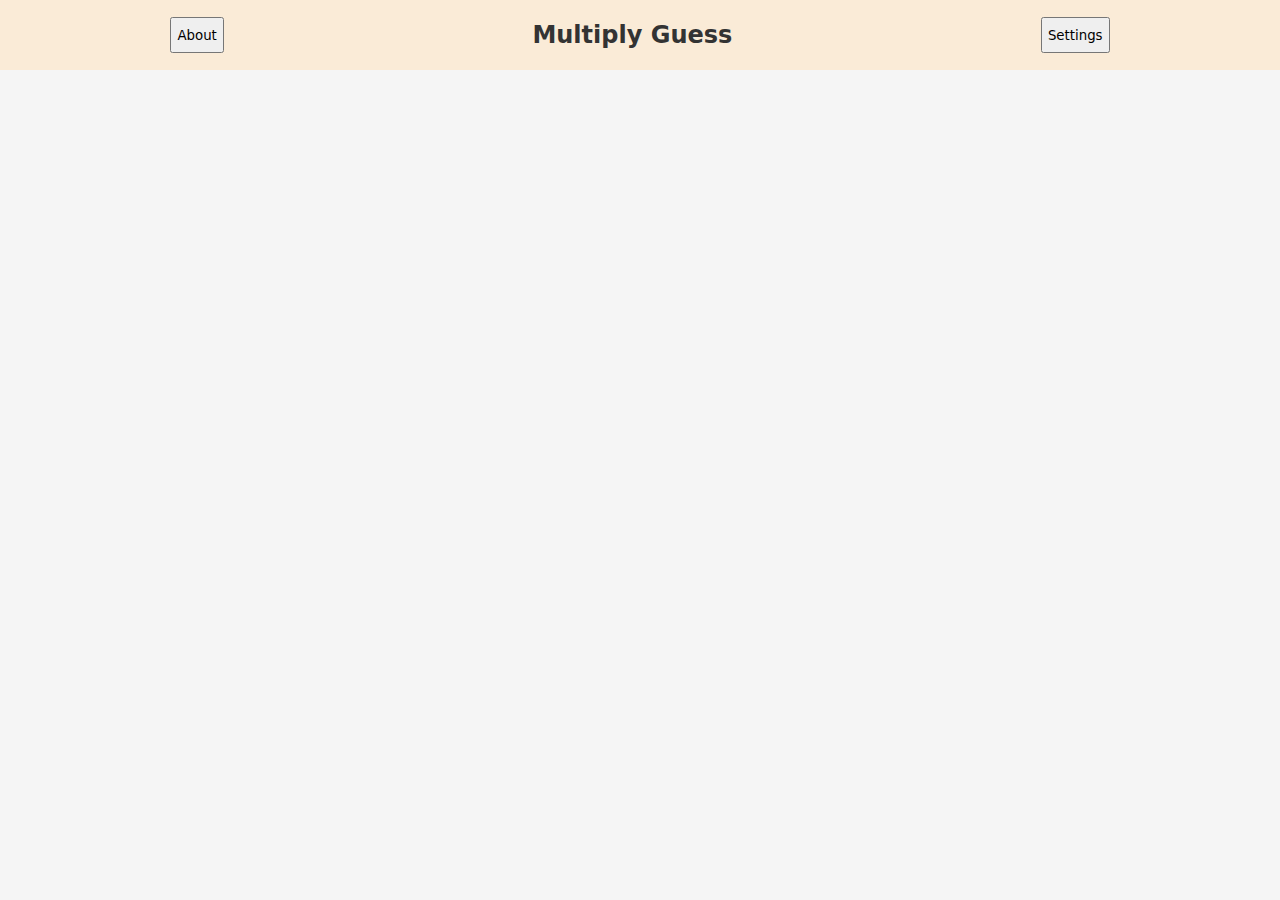
<file: mobileGame/index.html>
<!DOCTYPE html>

<html>

<head>
    <meta charset="utf-8">
    <meta http-equiv="X-UA-Compatible" content="IE=edge">
    <title></title>
    <meta name="description" content="">
    <meta name="viewport" content="width=device-width, initial-scale=1">
    <link rel="stylesheet" href="css/style.css">
</head>

<body>
    <header class="header">
        <button class="icon1" data-active="show">About</button>
        <h2 class="title">Multiply Guess</h2>
        <button class="icon2">Settings</button>
    </header>

    <section class="game-section-overlay">
        <aside class="game-section">
            <div class="game-section-exit-div">
                <button class="game-section-exit">Exit</button>
            </div>
            <h2>How to play</h2>
            <p class="game-section-p">
                Answer each problem correctly to gain
                fleuncy in multiplication.
            </p>
            <p class="game-section-p-2">
                If correct you earn a point otherwise you lose a one.
            </p>
            <p class="game-section-p">
                Correct:
            </p>
            <article class="game-picture">
                <div class="sample-box sample-bx1">8</div>
                <div class="sample-box sample-bx2">x</div>
                <div class="sample-box sample-bx3">7</div>
                <div class="sample-box sample-bx4">=</div>
                <div class="sample-box sample-bx5">56</div>
            </article>

            <p class="game-section-p">
                Incorrect:
            </p>
            <article class="game-picture">
                <div class="sample-box sample-bx1">9</div>
                <div class="sample-box sample-bx2">x</div>
                <div class="sample-box sample-bx3">8</div>
                <div class="sample-box sample-bx4">=</div>
                <div class="sample-box sample-bx5-wg">32</div>
            </article>
        </aside>
    </section>

    <main class="game-interface">

    </main>
    <script src="js/app.js" async-defer></script>
</body>

</html>
</file>
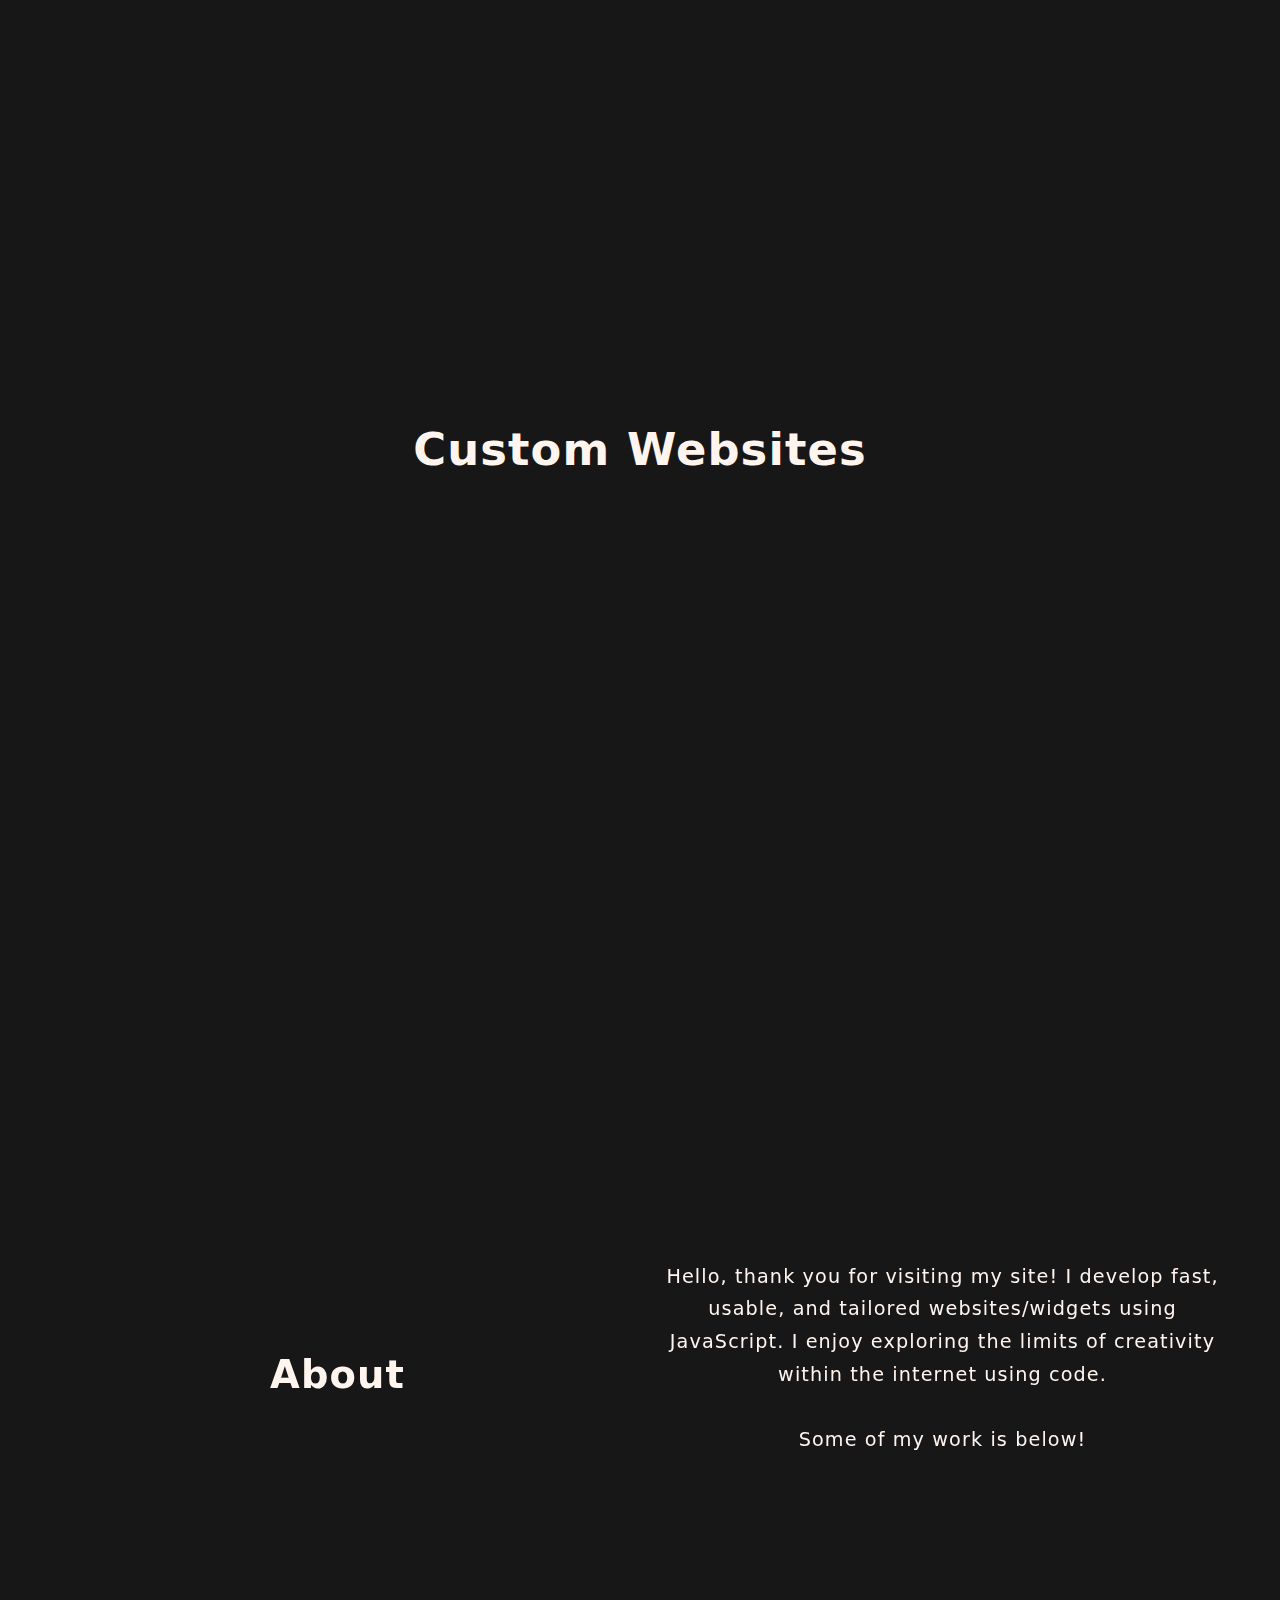
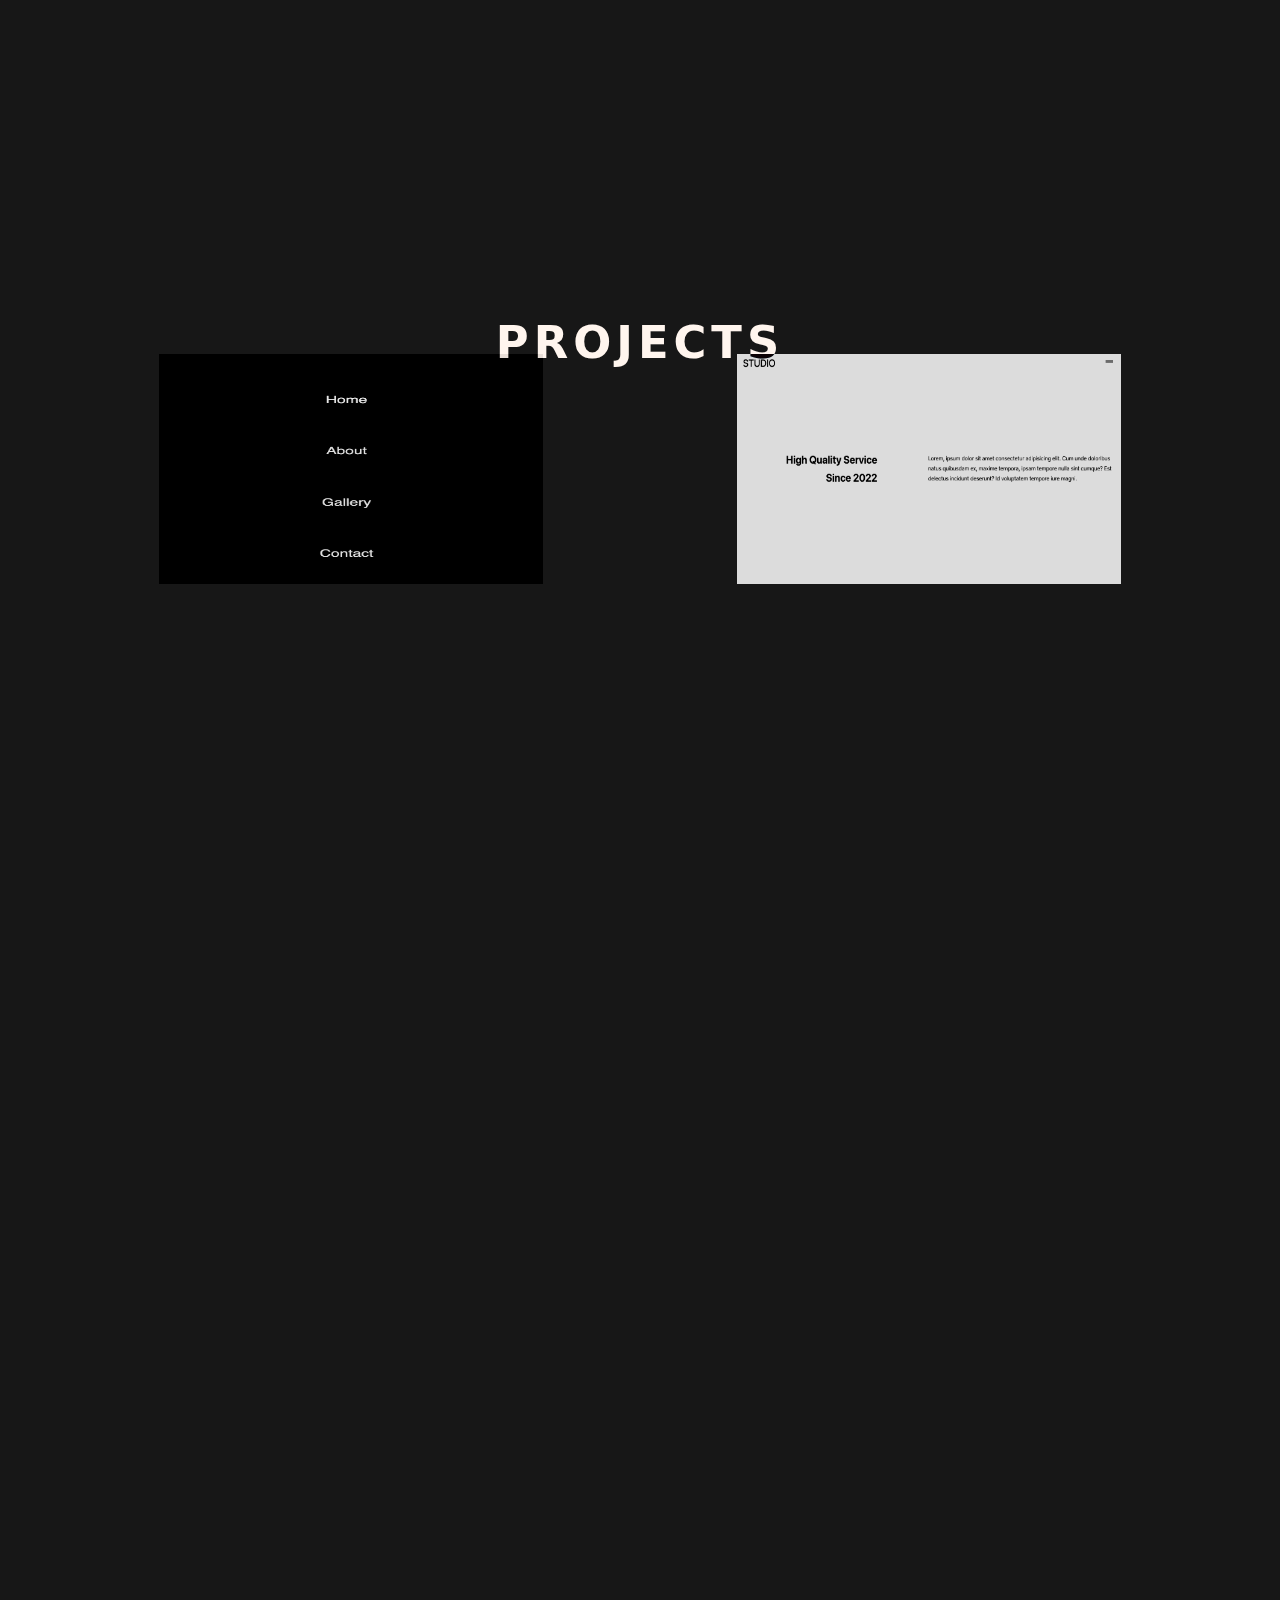
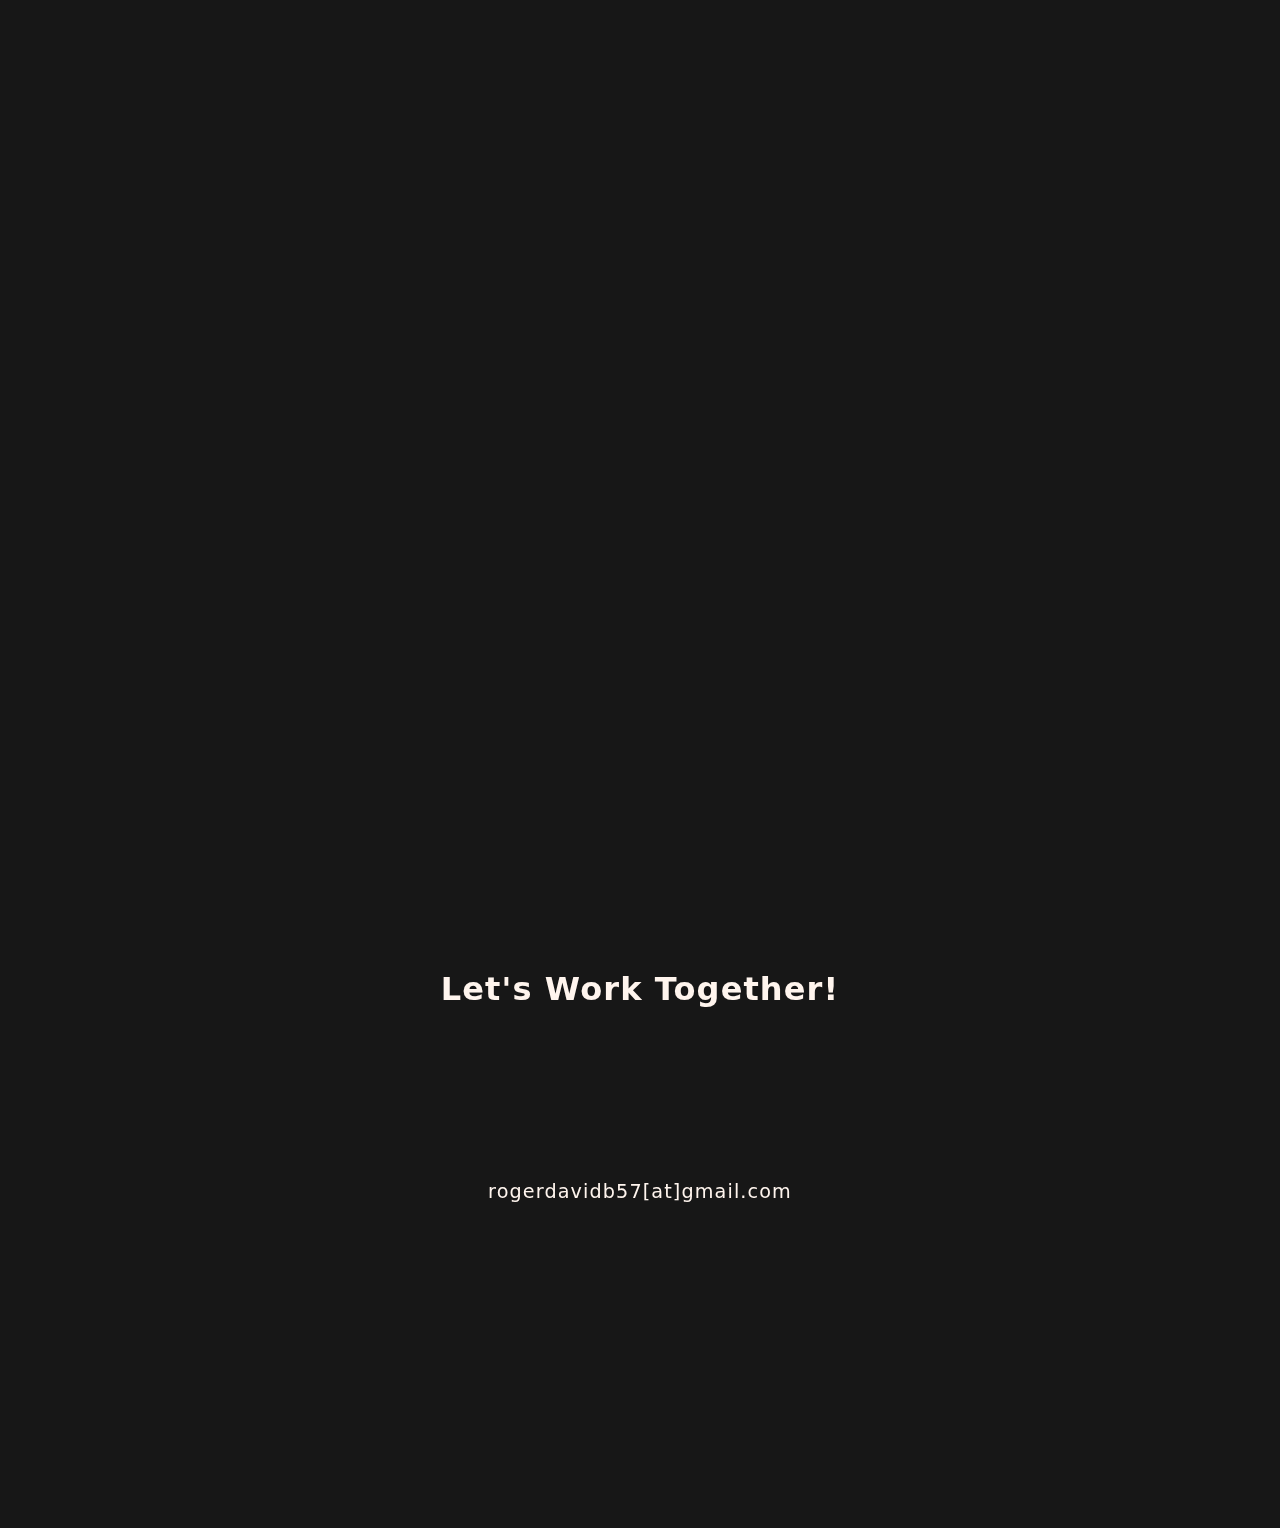
<file: secondIterationProfile/index.html>
<!DOCTYPE html>
<html>

<head>
    <meta charset="utf-8">
    <meta http-equiv="X-UA-Compatible" content="IE=edge">
    <title>Roger's Portfolio</title>
    <meta name="description" content="">
    <meta name="viewport" content="width=device-width, initial-scale=1">
    <link rel="stylesheet" href="css/style.css">
</head>

<body>
    <section class="overlay-intro">
        <h1>Custom Websites</h1>
    </section>

    <div class="overlay"></div>

    <main>
        <nav class="nav-bar">
            <a href="#" class="nav-link">R</a>
        </nav>

        <div class="scroll-container">
            <section class="s s1">
                <header class="s-header" id="s1">
                    <h1>Roger B.</h1>
                    <h2>Web Developer</h2>
                </header>
            </section>


            <section class="s s2" id="s2">
                <div class="s-about">
                    <div class="about-t">
                        <h2>About</h2>
                    </div>

                    <div class="about-p">
                        <p>
                            Hello, thank you for visiting my site!
                            I develop fast, usable, and tailored websites/widgets using
                            JavaScript. I enjoy exploring the limits of creativity
                            within the internet using code. <br><br>
                            Some of my work is below!
                            <br><br>
                        </p>
                    </div>
                </div>
            </section>

            <section class="sticky">
                <section class="sticky2">
                    <div class="overlay-p">
                        <h1 class="stick">PROJECTS</h1>
                    </div>
                </section>
                <div class="project-grid">
                    <a href="complex.html" class="link-img">
                        <div class="project-item">
                            <img src="img/1.jpg" alt="Photgraphy website">
                        </div>
                    </a>
                    </a>
                    <a href="auto.html" class="link-img">
                        <div class="project-item">
                            <img src="img/4.jpg" alt="Gallery Website">
                        </div>
                    </a>
                </div>
            </section>

            <section class="s s4" id="s42">
                <div class="s-footer">
                    <h3 id="c">Let's Work Together!</h3>
                    <p id="mail">rogerdavidb57[at]gmail.com</p>
                </div>
            </section>
        </div>
    </main>
    <script src="js/script.js"></script>
</body>

</html>
</file>
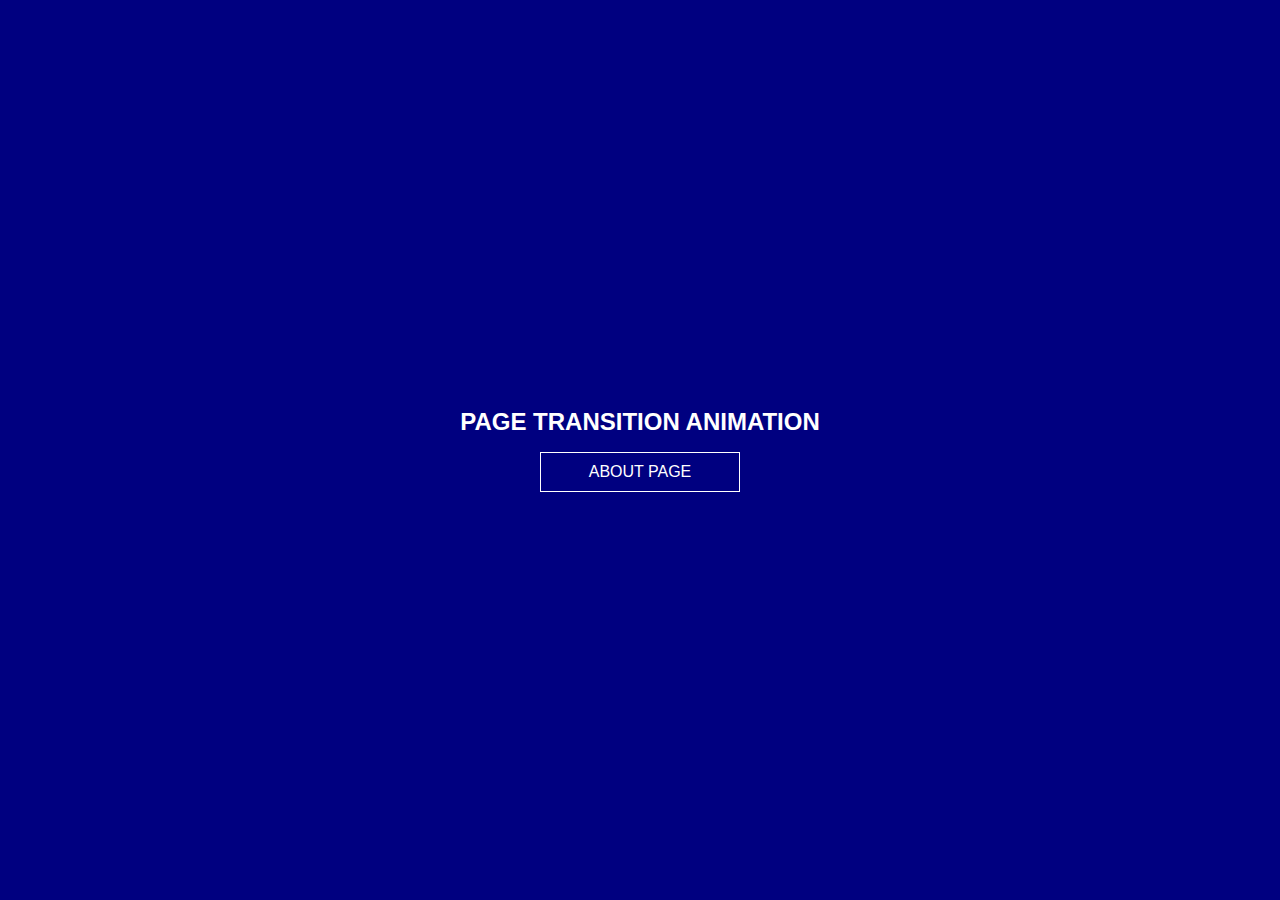
<file: components/transitions/index.html>
<!DOCTYPE html>
<html>

<head>
    <meta charset="utf-8">
    <meta http-equiv="X-UA-Compatible" content="IE=edge">
    <title>Transition 1</title>
    <meta name="description" content="">
    <meta name="viewport" content="width=device-width, initial-scale=1">
    <link rel="stylesheet" href="css/style.css">
</head>

<body>
    <div class="container">
        <div class="transition">
            <div class="cover cover1"></div>
            <div class="cover cover2"></div>
            <div class="cover cover3"></div>
        </div>
        <div class="content">
            <h2>Page Transition Animation</h2>
            <a href="about.html" class="link">About Page</a>
        </div>
    </div>

    <script src="js/script.js"></script>
</body>

</html>
</file>
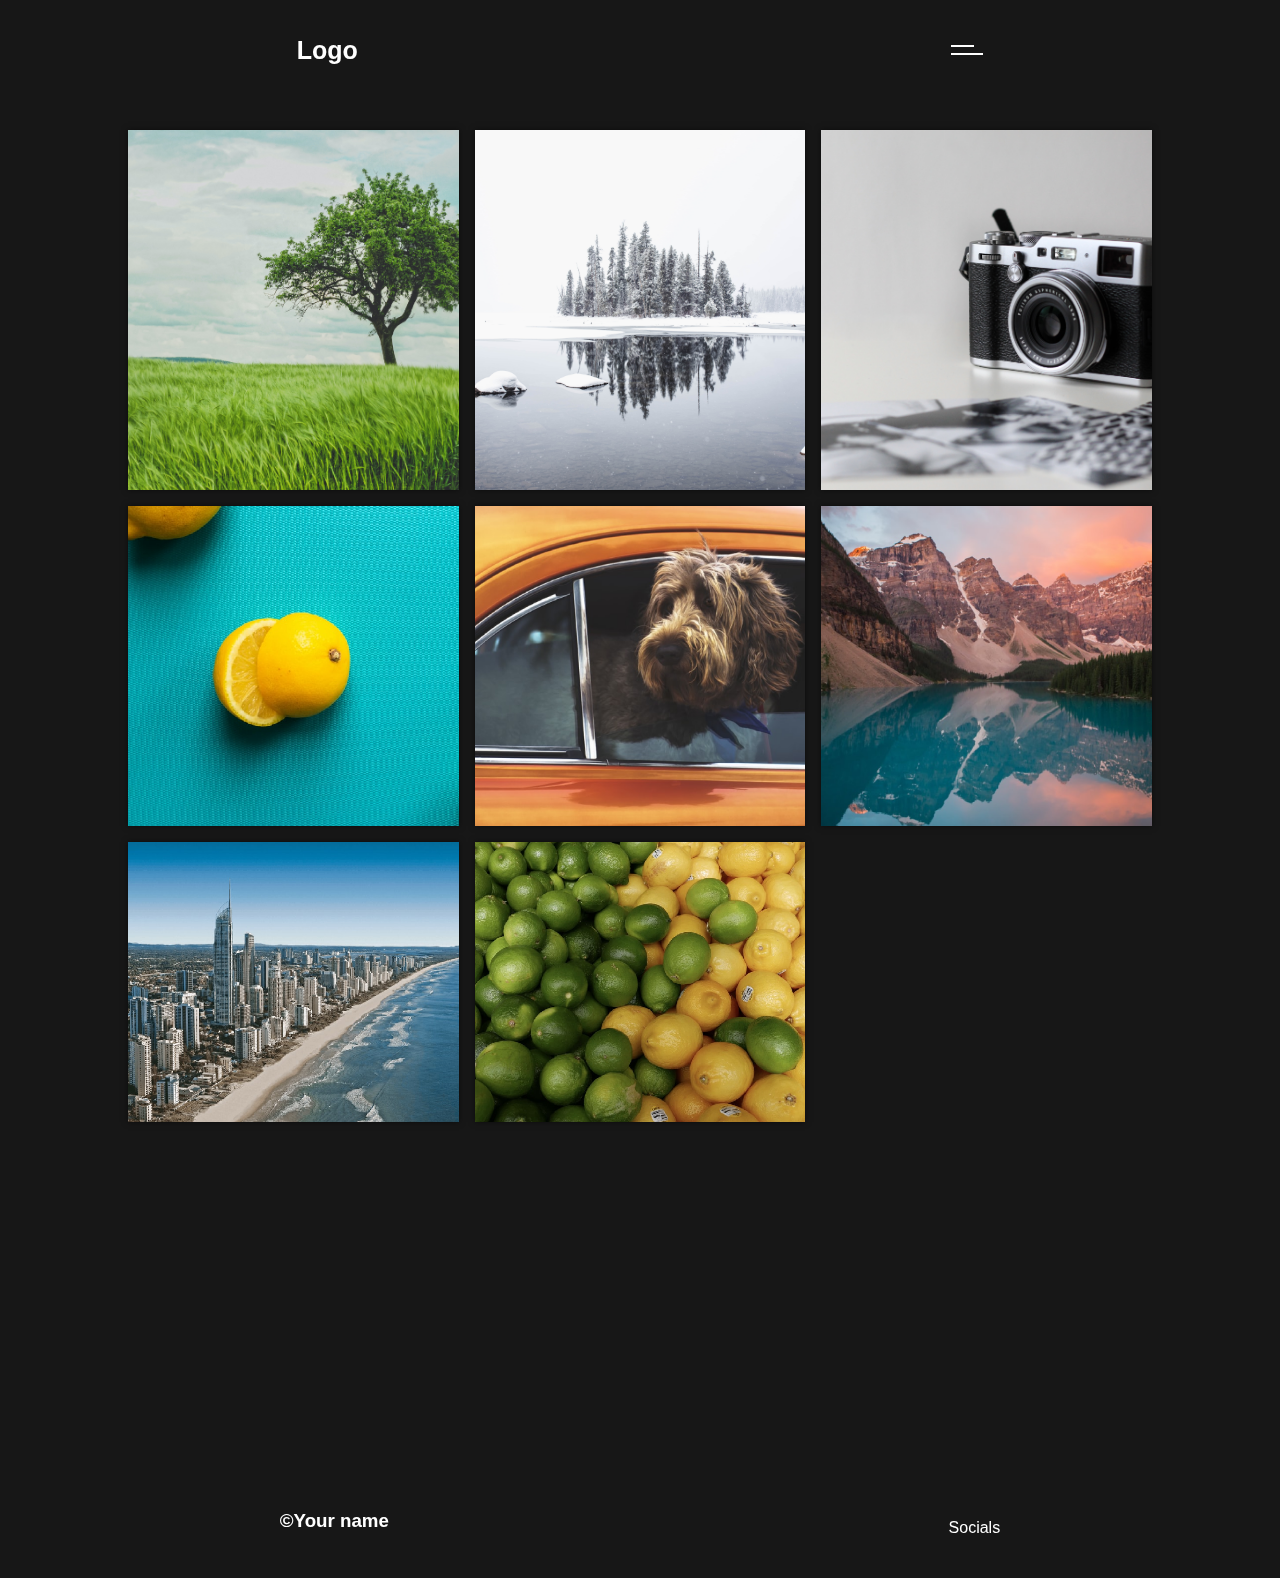
<file: Web-Templates/complex/index.html>
<!DOCTYPE html>
<html>

<head>
    <meta charset="utf-8">
    <meta http-equiv="X-UA-Compatible" content="IE=edge">
    <title>Complex Site</title>
    <meta name="description" content="This is a sample gallery website made from scratch">
    <meta name="viewport" content="width=device-width, initial-scale=1">
    <link rel="stylesheet" href="css/style.css">
</head>

<body>
    <header class="header-container">
        <a href="index.html" class="logo">Logo</a>
        <div class="menu-toggle">
            <span></span>
            <span></span>
        </div>
    </header>

    <nav class="menu">
        <header class="header-container-2">
            <a href="index.html" class="logo-nav">Logo</a>
            <div class="menu-close">
                <span class="close-1">x</span>
            </div>
        </header>
        <ul>
            <li><a class="nav-link active-link" href="index.html">Home</a></li>
            <li><a class="nav-link" href="about.html">About</a></li>
            <li><a class="nav-link" href="#">Gallery</a></li>
            <li><a class="nav-link" href="#">Contact</a></li>
        </ul>
    </nav>

    <section class="gallery">
        <div class="gallery-container">
            <div class="gallery-grid">
                <img src="img/1.jpg" data-imagesrc="img/1.jpg" alt="tree" class="pic gallery-img">
                <img src="img/2.jpg" data-imagesrc="img/2.jpg" alt="lake" class="pic gallery-img">
                <img src="img/3.jpg" data-imagesrc="img/3.jpg" alt="camera" class="pic gallery-img">
                <img src="img/4.jpg" data-imagesrc="img/4.jpg" alt="lime" class="pic gallery-img">
                <img src="img/5.jpg" data-imagesrc="img/5.jpg" alt="dog" class="pic gallery-img">
                <img src="img/6.jpg" data-imagesrc="img/6.jpg" alt="mountain" class="pic gallery-img">
                <img src="img/7.jpg" data-imagesrc="img/7.jpg" alt="skyline" class="pic gallery-img">
                <img src="img/8.jpg" data-imagesrc="img/8.jpg" alt="many limes" class="pic gallery-img">
            </div>
        </div>
    </section>

    <section class="lightbox-modal">
        <button class="btn close">x</button>
        <img alt="tree" class="lightbox-img">
        <button class="btn left" id="left">L</button>
        <button class="btn right" id="right">R</button>
    </section>

    <footer class="footer">
        <h3 class="footer-h3">©Your name</h3>
        <a class="footer-s">Socials</a>
    </footer>

    <script src="js/script.js"></script>
    <script src="js/gallery.js"></script>
</body>

</html>
</file>
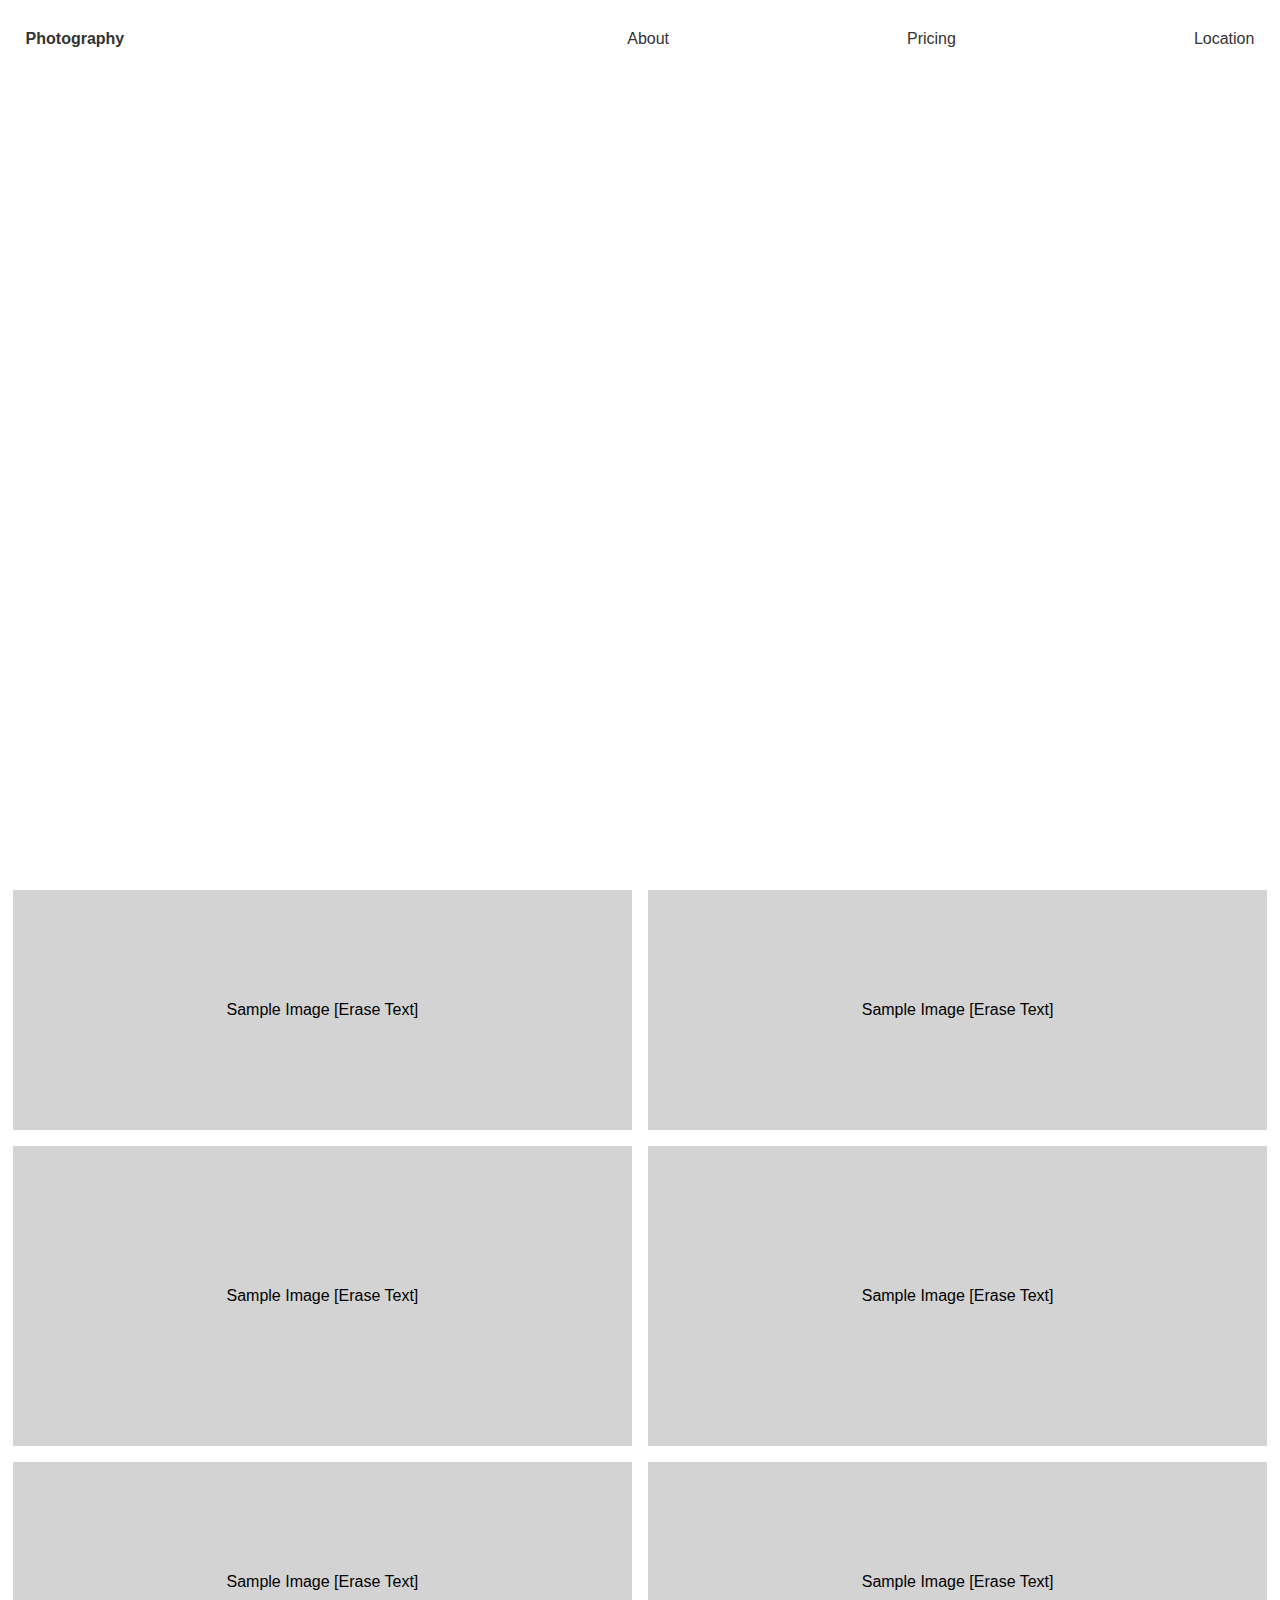
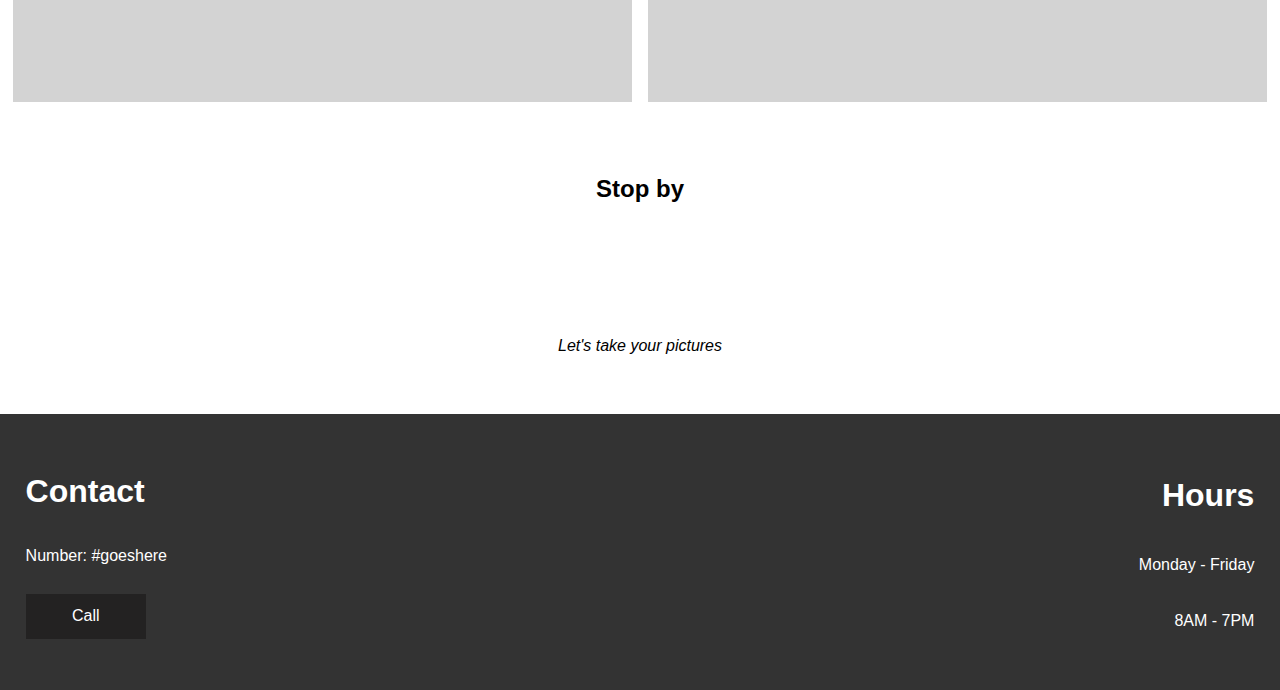
<file: Web-Templates/minimal/index.html>
<!DOCTYPE html>
<html>

<head>
    <meta charset="utf-8">
    <meta http-equiv="X-UA-Compatible" content="IE=edge">
    <title>Roger - Web Developer</title>
    <meta name="description" content="Roger Benjume is a web developer that uses html, css, and javascript">
    <meta name="viewport" content="width=device-width, initial-scale=1">
    <link rel="stylesheet" href="css/style.css">
</head>

<nav class="nav">
    <section class="nav-logo">
        <a href="index.html" class="nav-logo-h2">Photography</a>
    </section>

    <ul class="nav-ul">
        <li class="nav-li"><a href="about.html" class="nav-a">About</a></li>
        <li class="nav-li"><a href="price.html" class="nav-a">Pricing</a></li>
        <li class="nav-li"><a href="" class="nav-a">Location</a></li>
    </ul>
</nav>


<header class="header">
    <h2 class="header-h2 animate-pop-in">
        Capture Memories
    </h2>
    <a href="#" class="header-a animate-pop-in">Book Today</a>
</header>

<section class="grid">
    <article class="grid-center">
        <div class="grid-pic one"> Sample Image [Erase Text]
            <!---<img src="images/1.jpg">-->
        </div>
        <div class="grid-pic"> Sample Image [Erase Text]
            <!--<img src="images/2.jpg">-->
        </div>
        <div class="grid-pic"> Sample Image [Erase Text]
            <!---<img src="images/3.jpg">-->
        </div>
        <div class="grid-pic">Sample Image [Erase Text]
            <!---<img src="images/4.jpg">-->
        </div>
        <div class="grid-pic fifth"> Sample Image [Erase Text]
            <!---<img src="images/5.jpg">--->
        </div>
        <div class="grid-pic last"> Sample Image [Erase Text]
            <!---<img src="images/6.jpg">-->
        </div>
    </article>
</section>

<section class="quote-c">
    <h2 class="quote-h3">Stop by</h2>
    <em class="em">Let's take your pictures</em>
</section>

<footer>
    <section class="footer-social">
        <h1 class="footer-h1">Contact</h1>
        <p class="footer-p">Number: #goeshere
        </p>
        <a href="#" class="footer-btn">Call</a>
    </section>

    <section class="footer-info" id="footer">
        <h1 class="footer-i-p">Hours</h1>
        <p class="footer-i-a">Monday - Friday</p>
        <p class="footer-i-a">8AM - 7PM</p>
    </section>

</footer>
</body>

</html>
</file>
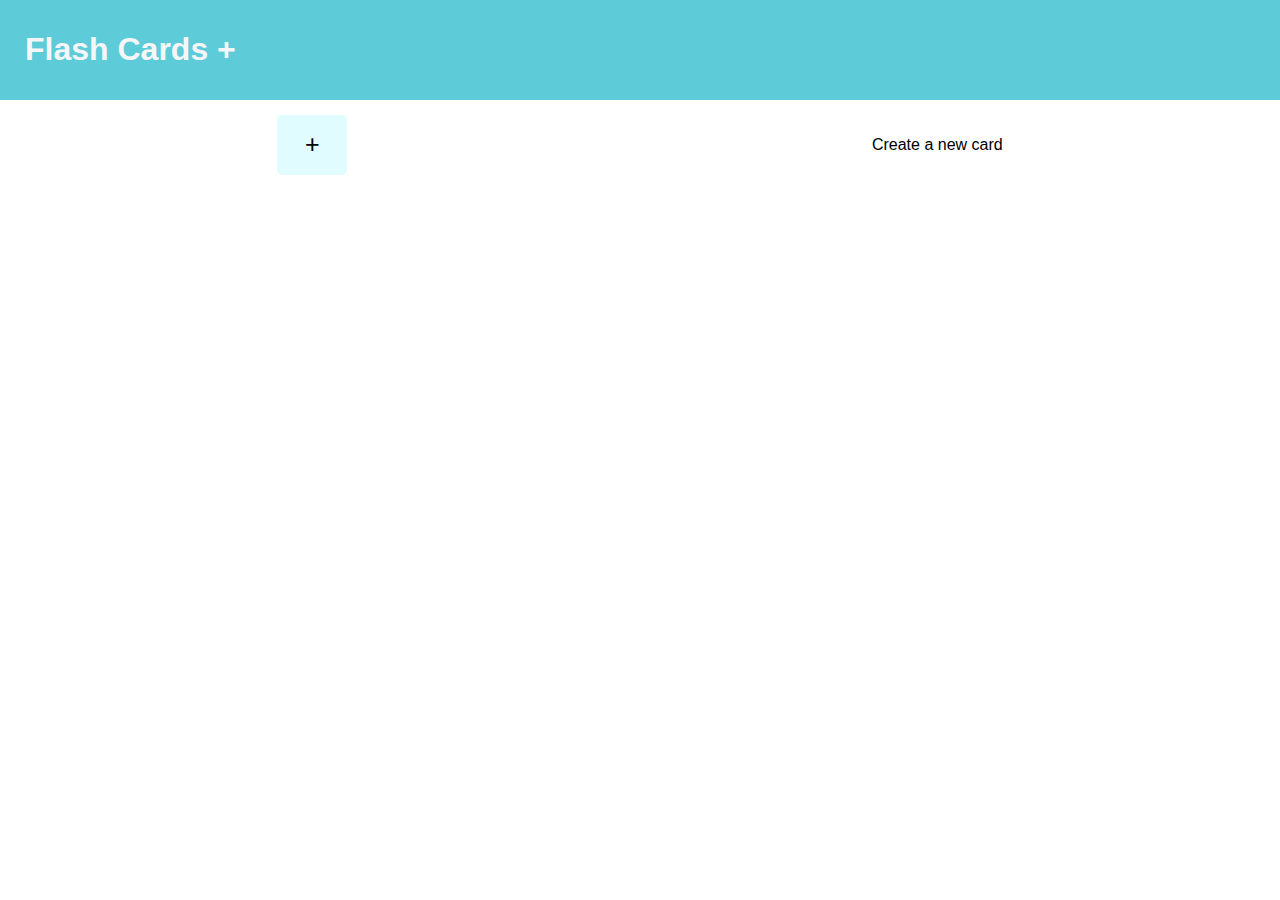
<file: webProjects/flashCards/index.html>
<!DOCTYPE html>
<html>

<head>
    <meta charset="utf-8">
    <meta http-equiv="X-UA-Compatible" content="IE=edge">
    <title></title>
    <meta name="description" content="">
    <meta name="viewport" content="width=device-width, initial-scale=1">
    <link rel="stylesheet" href="css/style.css">
</head>

<body>

    <header>
        <h1>Flash Cards +</h1>
    </header>

    <article class="prompt-question">
        <button id="create" data-create>+</button>
        <p class="info">
            Create a new card
        </p>
    </article>

    <article class="modal-placement">
        <section class="modal-design is-hidden">
            <div class="erase-modal-c">
                <button id="erase" data-close>
                    <p id="close-p">+</p>
                </button>
            </div>
            <h3>Question</h3>
            <textarea class="question-text textA" id="question"></textarea>
            </div>
            <h3>Answer</h3>
            <textarea class="answer-text textA" id="answer"></textarea>
            <button id="save">Save</button>
            <div class="show-error-message hide-error">Please include values</div>
        </section>
    </article>
    <section class="card-container"></section>
    <script src="js/script.js"></script>

</html>
</file>
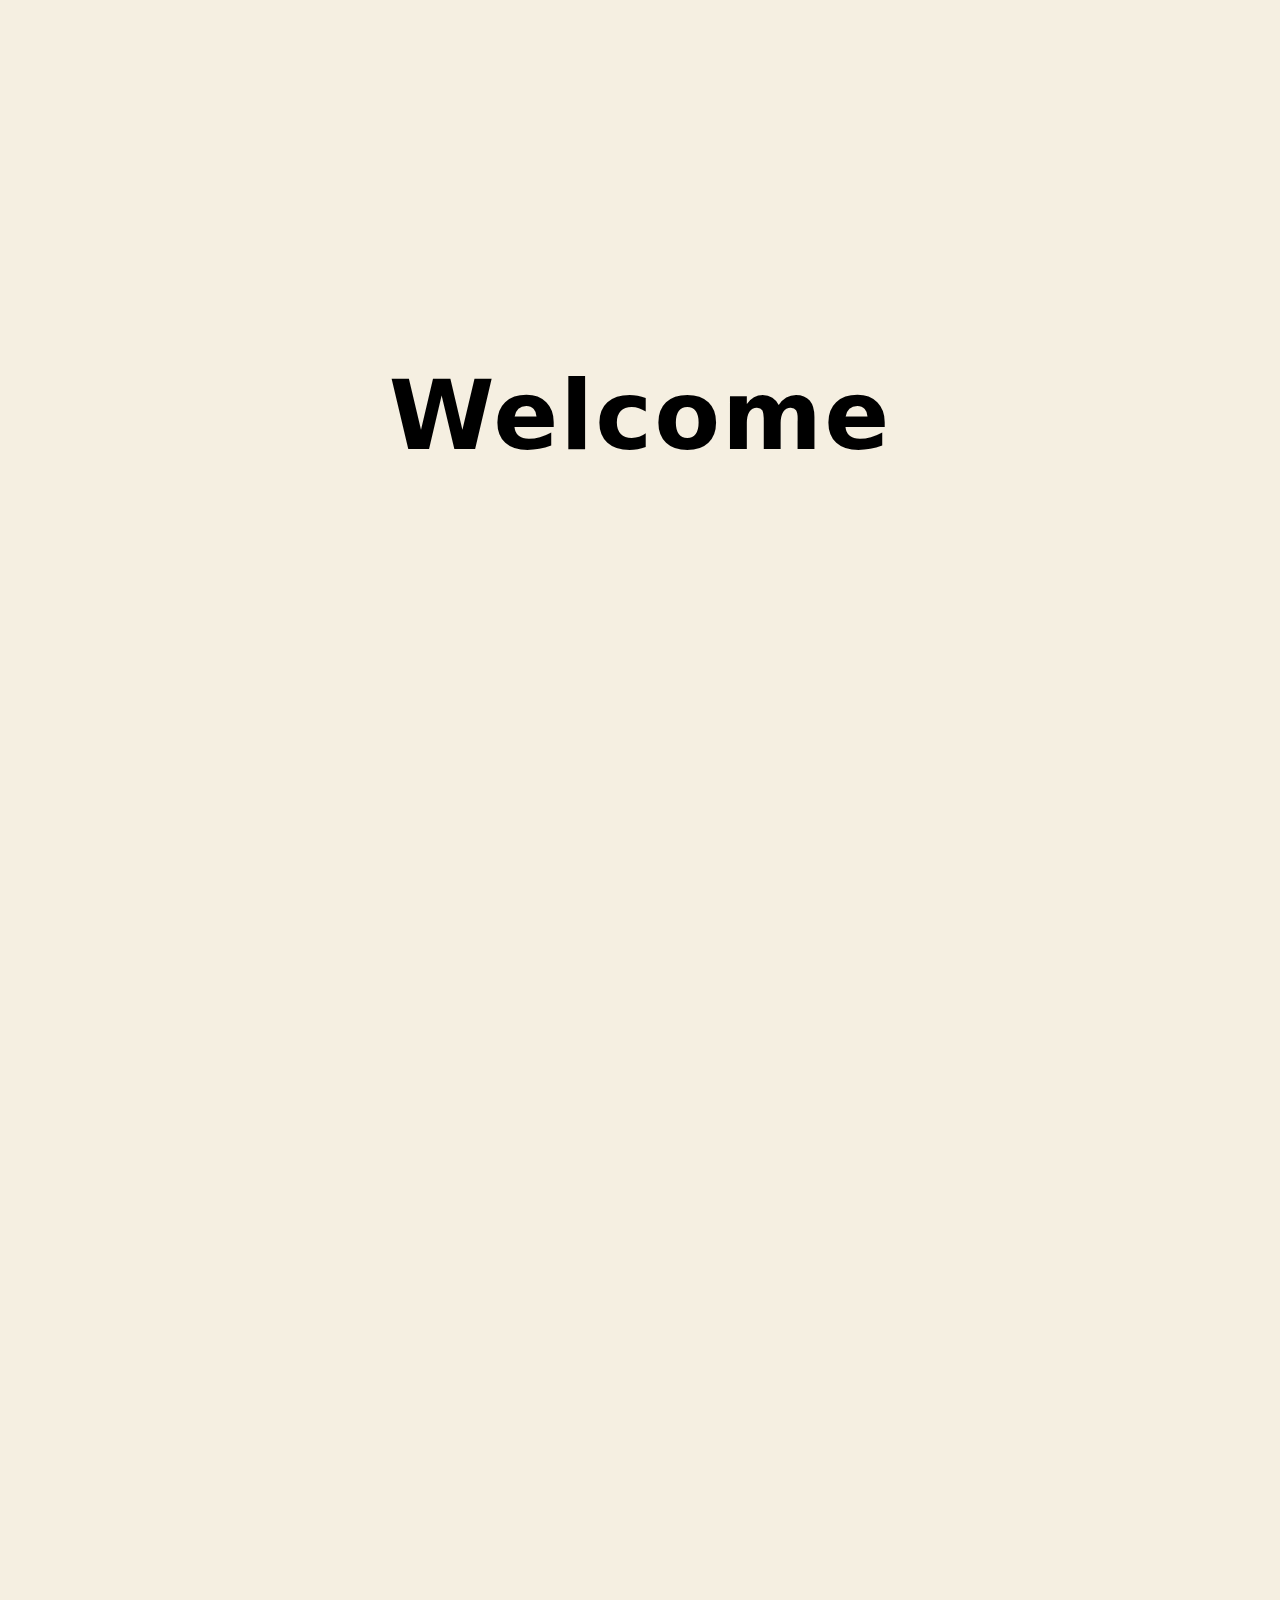
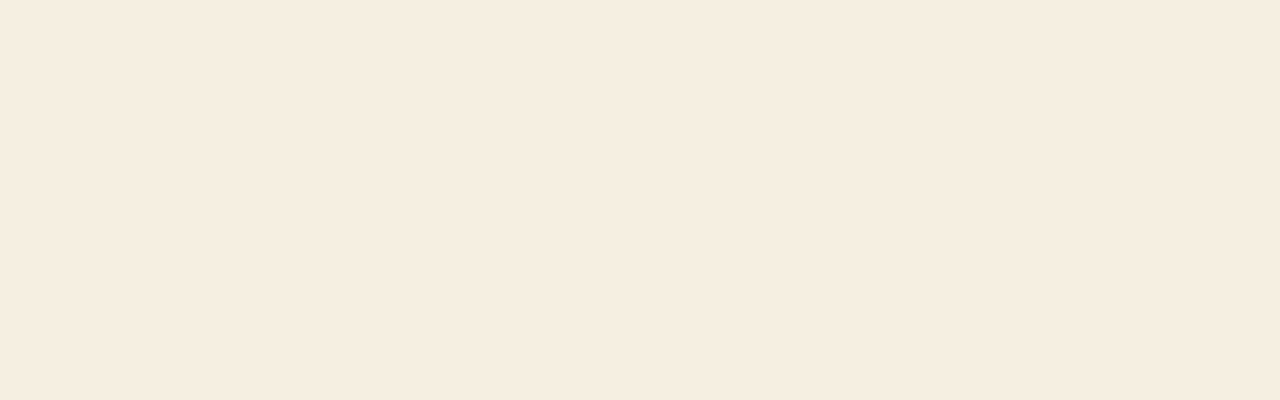
<file: youtubeLessons/letterRev/index.html>
<!DOCTYPE html>
<html>

<head>
    <meta charset="utf-8">
    <meta http-equiv="X-UA-Compatible" content="IE=edge">
    <title></title>
    <meta name="description" content="">
    <meta name="viewport" content="width=device-width, initial-scale=1">
    <link rel="stylesheet" href="style.css">
</head>

<body>
    <h1>Welcome</h1>

    <ul>
        <li>
            <span>Navy Lead</span>
        </li>
        <li>
            <span>Teal</span>
        </li>
        <li>
            <span>Yellow Brass</span>
        </li>
        <li>
            <span>Aqua Gold</span>
        </li>
        <li>
            <span>Black Platinum</span>
        </li>
        <li>
            <span>Rosegold</span>
        </li>
        <li>
            <span>Lime</span>
        </li>
        <li>
            <span>Purple</span>
        </li>
        <li>
            <span>White</span>
        </li>
    </ul>

    <script src="script.js"></script>
</body>

</html>
</file>
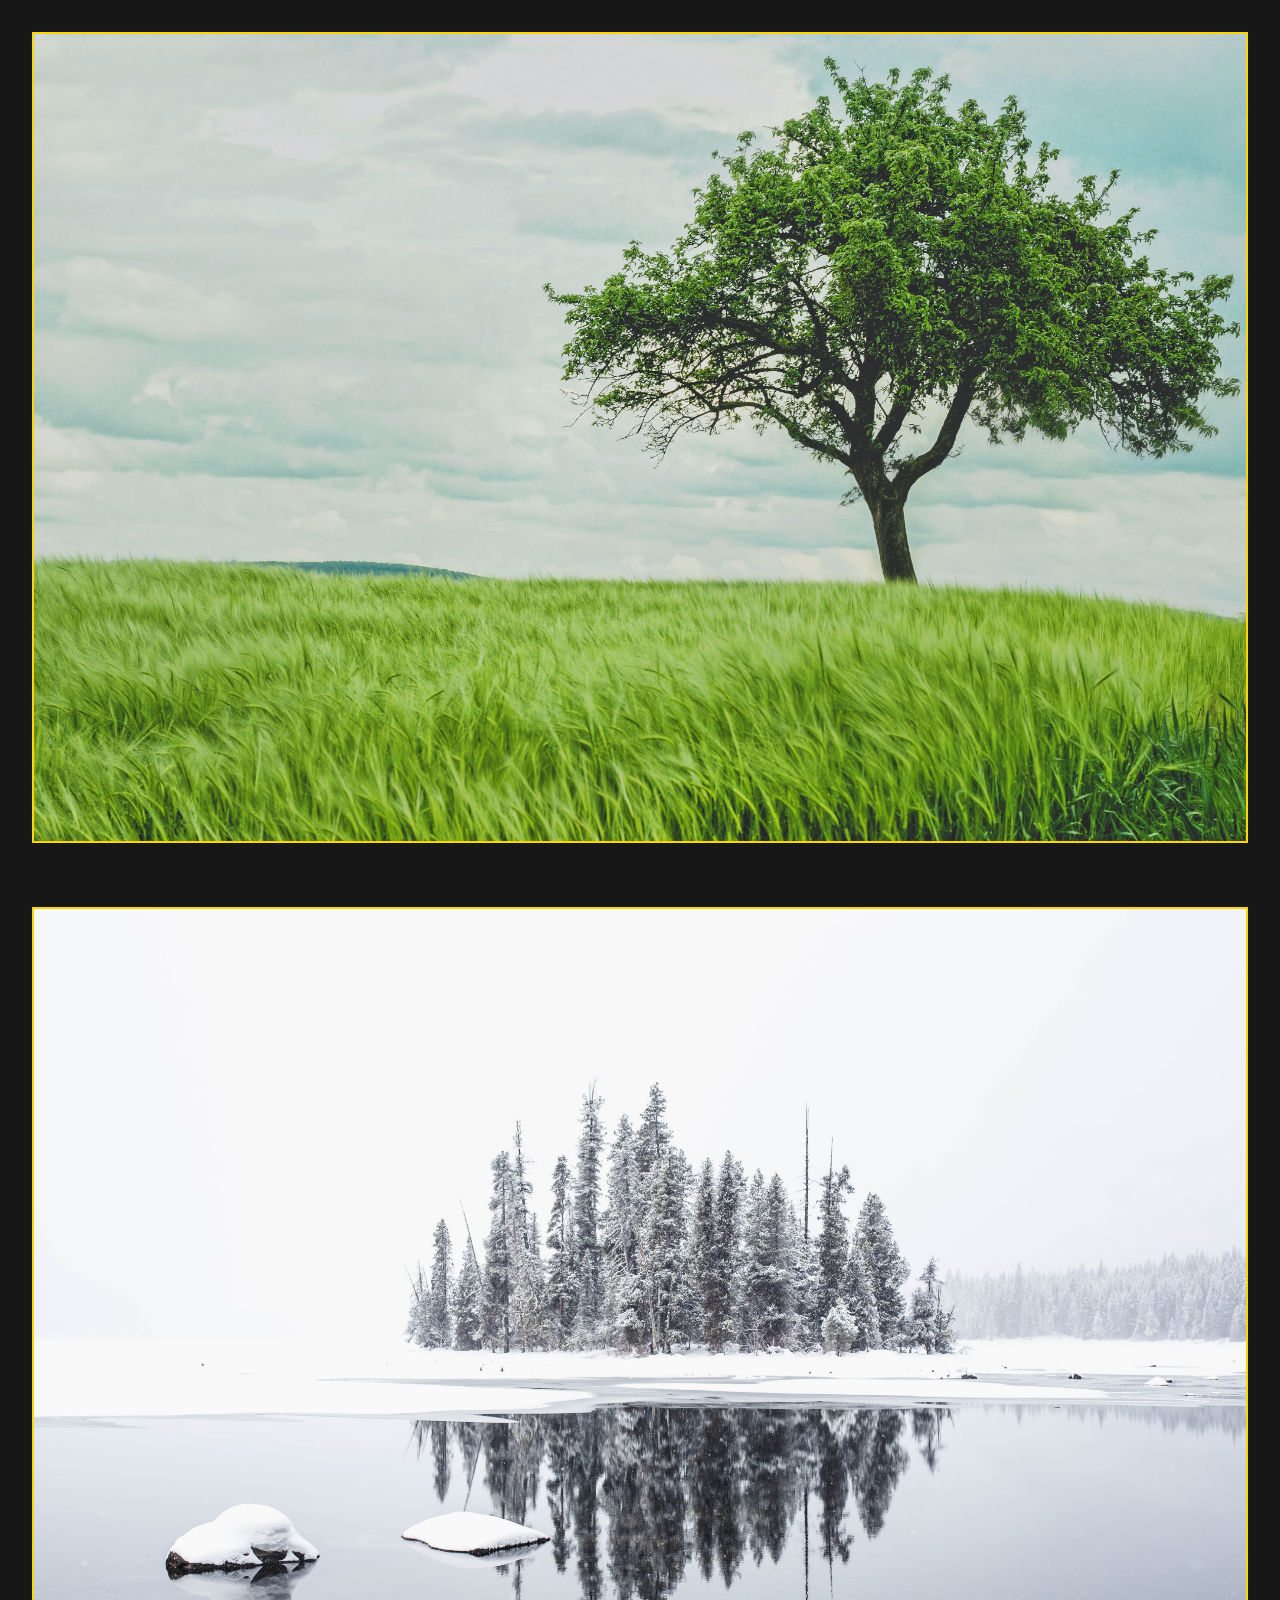
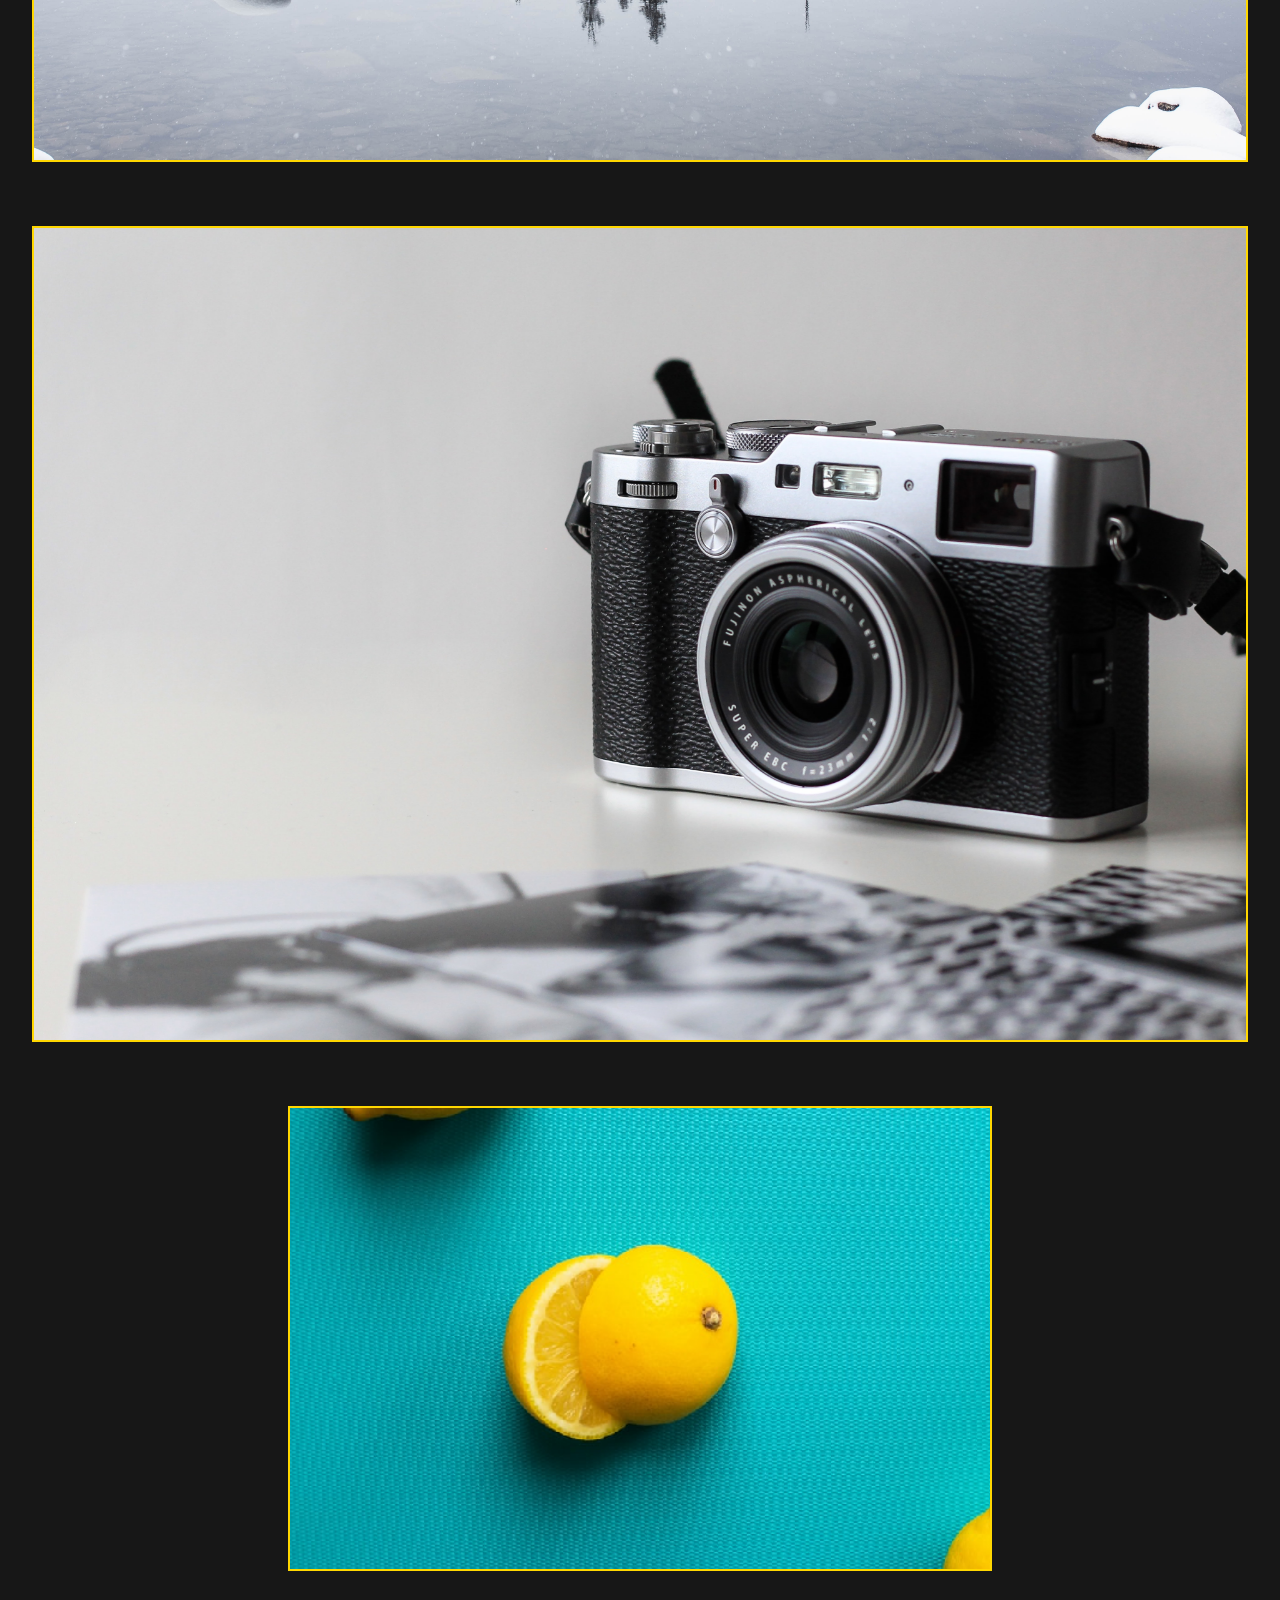
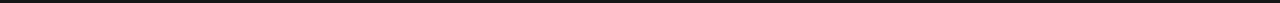
<file: youtubeLessons/overflowHiddenScroll/index.html>
<!doctype html>

<head>
    <meta charset="utf-8">
    <meta http-equiv="X-UA-Compatible" content="IE=edge">
    <title>Overflow Hidden text</title>
    <meta name="description" content="">
    <meta name="viewport" content="width=device-width, initial-scale=1">
    <link rel="stylesheet" href="style.css">
</head>

<body>
    <main>
        <section class="section s-1">
            <div class="bx-wp">
                <img src="img/1.jpg" alt="A Tree" class="bx bx-pic">
            </div>
        </section>
        <section class="section s-2">
            <div class="bx-wp">
                <img src="img/2.jpg" alt="A Tree" class="bx bx-pic">
            </div>
        </section>
        <section class="section s-2">
            <div class="bx-wp">
                <img src="img/3.jpg" alt="A Tree" class="bx bx-pic">
            </div>
        </section>
        <section class="section s-2">
            <div class="bx-wp">
                <img src="img/4.jpg" alt="A Tree" class="bx bx-pic">
            </div>
        </section>
    </main>
    <script src="script.js"></script>
</body>

</html>
</file>
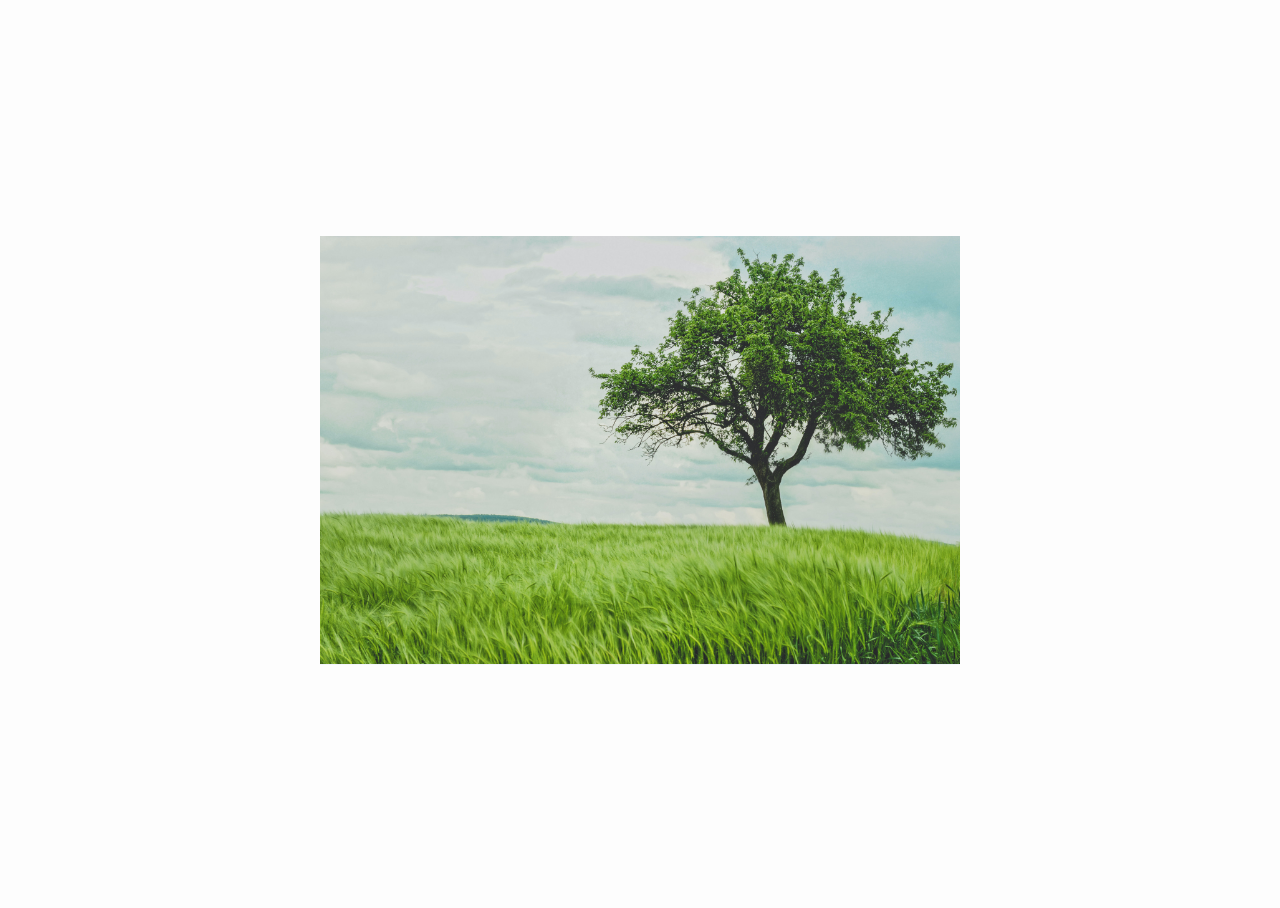
<file: youtubeLessons/overflowImage/index.html>
<!DOCTYPE html>
<html>

<head>
    <meta charset="utf-8">
    <meta http-equiv="X-UA-Compatible" content="IE=edge">
    <title></title>
    <meta name="description" content="">
    <meta name="viewport" content="width=device-width, initial-scale=1">
    <link rel="stylesheet" href="style.css">
</head>

<body>
    <div class="bx-wp">
        <img src="1.jpg" alt="A Tree" class="bx bx-pic">
    </div>

    <div class="shadow"></div>

    <script src="script.js"></script>
</body>

</html>
</file>
<file: mobileGame/css/style.css>
* {
    margin: 0;
    padding: 0;
    box-sizing: border-box;
    line-height: 1.6;
    font-family: system-ui;
}

/* Root Variables */
:root {
    --main-padding: 1em;
    --btn-padding: 0.4em;
    --light-mode-main: whitesmoke;
    --light-mode-text: #333;
    --light-mode-num-bg: rgb(98, 195, 228);
    --light-mode-correct: green;
    --light-mode-incorrect: firebrick;

    --dark-mode-main: #171717;
    --dark-mode-text: whitesmoke;
}

/* DEFAULT STYLING */
body {
    background-color: var(--light-mode-main);
    color: var(--light-mode-text);
}

button {
    padding: var(--btn-padding);
}

p {
    margin-top: 0.5rem;
}

/* HEADER STYLING */
.header {
    display: flex;
    background-color: antiquewhite;
    align-items: center;
    justify-content: space-around;
    padding: var(--main-padding);
}

/* Game Description Section */ 
.game-section-exit-div {
    width: 100%;
    display: flex;
    justify-content: flex-end;
}

.game-section-exit:hover {
    cursor: pointer;
}

.game-section-overlay {
    background-color: rgba(0, 0, 0, 0.8);
    position: fixed;
        left: 0;
        top: 0;
    width: 100%;
    height: 100%;
    display: flex;
    justify-content: center;
    align-items: center;
    transition: 0.5s all;
    opacity: 0;
}

.game-section-overlay.active {
    opacity: 1;
}

.game-section {
    display: flex;
    flex-direction: column;
    justify-content: space-around;
    border-top: 5px solid var(--light-mode-num-bg);
    background-color: var(--light-mode-main);
    padding: var(--main-padding);
    min-height: 400px;
    max-width: 80%;
}

.game-picture {
    display: flex;
    justify-content: space-between;
}

.game-picture div:nth-child(even) {
    background-color: transparent;
    color: #333;
}

.sample-box {
    width: 30px;
    height: 30px;
    display: flex;
    justify-content: center;
    align-items: center;
    text-align: center;
    color: white;
    background-color: var(--light-mode-num-bg);
}

.sample-bx5 {
    background-color: var(--light-mode-correct);
}

.sample-bx5-wg {
    background-color: var(--light-mode-incorrect);
}
</file>
<file: secondIterationProfile/css/style.css>
* {
    padding: 0;
    margin: 0;
    box-sizing: border-box;
    line-height: 1.7;
    letter-spacing: 0.07rem;
    -webkit-text-size-adjust: none;
    -webkit-font-smoothing: antialiased;
    overscroll-behavior: none;
    font-family: system-ui;
}

/* General settings */
:root {
    --main-c: #171717;
    --overlay-intro: #171717;
    --overlay-intro-t: seashell;
    --main-text-color: seashell;
    --h1-fs: 2.8rem;
    --h2-fs: 2.4rem;
    --h3-fs: 2rem;
    --h4-fs: 1.8rem;
    --h5-fs: 1.6rem;
    --p-fs: 1.2rem;
}


a {
    text-decoration: none;
}

a:hover {
    cursor: pointer;
}

ul {
    list-style: none;
}

button {
    border: none;
    background-color: transparent;
    color: var(--main-c);
}

button:hover {
    cursor: pointer;
}

html {
    background-color: var(--main-c);
}

/* Fixed main layer */
main {
    position: fixed;
        top: 0;
        left: 0;
    height: 100vh;
    width: 100vw;
    background: var(--overlay-intro);
}

/* In total there are 4 sections */
section {
    position: relative;
    height: 100vh;
    background: var(--main-c);
}

/* Scroll Container */
.scroll-container {
    will-change: transform;
}

/**** Fixed DOMContentLoaded overlay intro */
.overlay-intro {
    position: fixed;
        top: 0;
        left: 0;
    width: 100vw;
    height: 100vh;
    background-color: var(--overlay-intro);
    display: flex;
    align-items: center;
    justify-content: center;
    z-index: 5;
    pointer-events: none;
    transition: all 1s;
}

.overlay-intro h1 {
    color: var(--overlay-intro-t);
    font-size: var(--h1-fs);
    transition: 1s;
}

/* Fixed Navigation Bar Settings */
.nav-bar {
    position: fixed;
        left: 0;
    width: 100%;
    height: 80px;
    display: flex;
    align-items: center;
    justify-content: space-between;
    z-index: 1;
    padding: 0 5% 0 5%;
    background:transparent;
    transition: 0.3s;
}

.nav-bar.toggle {
    background: #2e2e2e;
}

.nav-bar h5 {
    font-size: var(--h5-fs);
    color: var(--main-text-color);
}

.nav-bar ul {
    color:var(--main-c);
    /*width: 300px;*/
    display: flex;
    justify-content: space-between;
}

.nav-link {
    color: var(--main-text-color);
    font-size: 25px;
}

.nav-link2 {
    opacity: 0;
    color: var(--main-text-color);
}


/* Relative Scrollable Sections **********/
/* S header */
.s-header {
    color: var(--main-text-color);
    margin: 20px;
    position: relative;
        top: 20%;
    height: 350px;
    display: flex;
    flex-direction: column;
    align-items: center;
    text-align: center;
    justify-content: center;
}

.s-header h1 {
    font-size: var(--h1-fs);
}

.s-header h2 {
    font-size: var(--h2-fs);
}

/* S about */
.s2 {
    opacity: 1;
    transition-duration: 1s;
}

.s2.active {
    opacity: 0;
}

.s-about {
    color: var(--main-text-color);
    margin: 35px;
    text-align: center;
    position: relative;
        top: 30%;
    height: 300px;
    display: grid;
    grid-template-columns: 1fr 1fr;
}

.s-about h2 {
    font-size: var(--h2-fs);
}

.about-t, .about-p {
    display: flex;
    align-items: center;
    justify-content: center;
}

.about-p {
    padding: 0.6em;
    font-size: var(--p-fs);
}

/* PROJECTS */
.sticky {
    position: relative;
    height: 220vh;
}

.sticky2 {
    position: relative;
}
  
.sticky2,.overlay-p {
    position: absolute;
       top: 0;
       left: 0;
    width: 100%;
    height: 100%;
    will-change: transform;
}

.stick {
    font-size: var(--h1-fs);
    color:var(--main-text-color);
    mix-blend-mode: difference;
    position: sticky;
    position: -webkit-sticky;
        top: 45vh;
    text-align: center;
    padding: 50px;
    z-index: 2;
    letter-spacing: 5px;
    will-change: transform;
    background-color: transparent;
}
  
img {
    position: relative;
     width: 30vw;
    filter: grayscale(100%);
    z-index: 4;
    height: 230px;
    will-change: transform;
    background: var(--main-c);
    mix-blend-mode: difference;
}
 
.project-grid {
    position: absolute;
        top: 5%;
        left: 5%;
    height: 90%;
    width: 90%;
    display: grid;
    grid-template-columns: repeat(2, 1fr);
    grid-template-rows: repeat(3, 80vh);
    gap: 5px;
}
  
.project-item {
    position: relative;
    display: flex;
    align-items: center;
    justify-content: center;
}
  
/* Footer Section */
.s-footer {
    position: relative;
        top: 30%;
        margin: 13px;
    height: 30vh;
    display: grid;
    text-align: center;
    grid-template-columns: 1fr;
}

#c {
    position: relative;
    top: 30%;
    color: var(--main-text-color);
    font-size: var(--h3-fs);
}

#mail {
    position: relative;
    top: 90%;
    font-size: var(--p-fs);
    color: var(--main-text-color);
}

@media screen and (max-width: 600px) {
    img {
        margin: 30px;
        height: 170px;
        width: 250px;
    }

    .s-about,.project-grid,.s-footer {
        grid-template-columns: 1fr;
    }

    .nav-link {
        color: #333;
        font-weight: bold;
        border: 2px solid #333;
        border-radius: 100%;
        width: 51px;
        text-align: center;
        height: 50px;
        position: relative;
        bottom: 25%;
        mix-blend-mode: difference;
        background-color: var(--main-text-color);
    }

    .nav-bar {
        position: fixed;
        width: 100%;
        justify-content: flex-end;
        bottom: 0;
    }
}
</file>
<file: components/transitions/css/style.css>
* {
    margin: 0;
    padding: 0;
    box-sizing: border-box;
    font-family: sans-serif;
}

body {
    background-color: navy;
    display: flex;
    justify-content: center;
    align-items: center;
    min-height: 100vh;
    align-items: center;
}

.content {
    color: #fff;
    text-align: center;
    text-transform: uppercase;
}

.content a {
    display: inline-block;
    text-decoration: none;
    color: #fff;
    text-transform: uppercase;
    border: 1px solid #fff;
    padding: 10px 15px;
    width: 200px;
    margin-top: 1em;
    transition: 0.3s all ease;
}

.content a:hover {
    color:black;
    background-color: #fff;
}

/* Layer Styles */
.cover {
    position: fixed;
    height: 100vh;
    width: 100vw;
    background-color: aquamarine;
    top: 0;
    left: 0;
    left: -100vw;
    z-index: 5;
}

.transition.slide .cover1 {
    background-color: seagreen;
    animation: slide 0.3s ease-in-out forwards;
}

.transition.slide .cover2 {
    background-color: slateblue;
    animation: slide 0.3s ease-in-out forwards;
    animation-delay: 0.3s;
}

.transition.slide r.cover3 {
    background-color: tomato;
    animation: slide 0.3s ease-in-out forwards;
    animation-delay: 0.6s;
}

@keyframes slide {
    from {
        left: -100vw;
    }
    to {
        left: 0;
    }
}
</file>
<file: Web-Templates/complex/css/style.css>
* {
    margin: 0;
    padding: 0;
    box-sizing: border-box;
    font-family: sans-serif;
    line-height: 1.8;
}

/* General Settings */
li {
    list-style-type: none;
}

a {
    text-decoration: none;
}

:root {
    --bg: #171717;
    --bg-link: #fff;
    --overlay-bg: #171717;
    --overlay-link: whitesmoke;
}

h2,h3,h4 {
    margin-bottom: 15px;
}

body {
    background-color: var(--bg);
}

/* Header Settings */
.header-container {
    height: 100px;
    width: 100%;
    display: flex;
    align-items: center;
    justify-content: space-around;
    background-color: var(--bg);
}

.logo {
    color: var(--bg-link);
    font-size: 25px;
    font-weight: bolder;
}

/* Overlay Header */
.header-container-2 {
    height: 100px;
    width: 100%;
    display: flex;
    align-items: center;
    justify-content: space-around;
}

.logo-nav {
    color: var(--overlay-link);
    font-size: 25px;
    font-weight: bold;
}

.close-1 {
    font-size: 25px;
    border: none;
    transition: .3s ease-in-out;
    color: var(--overlay-link);
}

.close-1:hover {
    color: lightgray;
    cursor: pointer;
}

/* Default Toggle Style */
.menu-toggle {
    width: 2rem;
    height: 1rem;
    cursor: pointer;
    display: flex;
    flex-direction: column;
    justify-content: space-around;
}

.menu-toggle span:nth-child(1) {
    width: 70%;
    height: 2px;
    background-color: var(--bg-link);
    transition: 0.5s;
}
.menu-toggle span:nth-child(2) {
    width: 100%;
    height: 2px;
    background-color: var(--bg-link);
}

.menu-toggle:hover span {
    width: 100%;
    opacity: 0.5;
    transition: 0.5s;
}

/*** Overlay Menu Styles ***/
.menu {
    position: fixed;
        left: 0;
        top: -100vh; /* Hides menu ontop*/
    width: 100%;
    height: 100vh;
    background-color: var(--overlay-bg);
    transition: 0.2s;
    z-index: 5;
}

/*** Reveal Overlay ***/
.menu.active {
    top: 0;
    transition: 0.2s;
}

.menu ul {
    margin-top: 70px;
    display: flex;
    flex-direction: column;
    align-items: center;
    justify-content: space-between;
    height: 340px;
}

.nav-link {
    position: relative; /* To use hover effect */
        left: 0;
    color: var(--overlay-link-c);
    text-decoration: none;
    font-size: 1.3rem;
    transition: 0.5s;
    opacity: 0;
    color: var(--overlay-link);
}

.nav-link.active {
    opacity: 1;
    transition: 0.5s;
}

.nav-link.active:hover {
    color: seashell;
    left: 10%;
    transition: 0.5s;
}

/* Footer Style */
.footer {
    display: flex;
    align-items: center;
    justify-content: space-around;
    height: 100px;
}

.footer-h3, .footer-s {color:  var(--bg-link)}

/***** ABOUT PAGE STYLING ******/
.about-container {
    color: var(--bg-link);
    min-height: 600px;
}

.about-container-a {
    margin: 6em;
}

/******************** Image Gallery Grid Styling */
.gallery-grid {
    display: grid;
    grid-template-columns: 1fr 1fr 1fr;
    grid-template-rows: 360px 320px 280px 240px;
    gap: 1em;
    width: 80vw;
    margin: 10px auto 80px;
}

/* Gallery Container */
.gallery-container {
    width: 90%;
    margin: auto;
    overflow: hidden;
    padding: 20px 0;
}

/* Gallery Images */
.gallery-img {
    width: 100%;
    height: 100%;
    object-fit: cover;
    box-shadow: 0 0 6px rgb(0, 0, 0, 0.5);
    cursor: zoom-in;
    opacity: 0;
    transition: all 0.5s;
}

.gallery-img.active {
    opacity: 1;
}

/* Lightbox Modal Overlay */
.lightbox-modal {
    background: rgba(0, 0, 0, 0.9);
    display: flex;
    justify-content: center;
    align-items: center;
    position: fixed;
        top: 0;
        left: 0;
    width: 100%;
    height: 100%;
    transform: scale(0.9);
    transition: 500ms;
    opacity: 0;
    z-index: -1;
    pointer-events: none;
}

/* Add and remove css class directly from previous css defined class */
.lightbox-modal.active {
    pointer-events: all;
    transform: scale(1);
    z-index: 2;
    opacity: 1;
}

.lightbox-img {
    width: 60%;
    height: 400px;
    object-fit: cover;
    transition: all 500ms;
}

button:focus {
    outline: none;
}

.btn {
    background-color: #fff;
    color: #333;
    width: 30px;
    height: 30px;
    transition: 0.3s ease-in;
    border: none;
    position: absolute;
    opacity: 1;
}

.btn.inactive {
    opacity: 0;
    pointer-events: none;
}

.close {
    top: 10vh;
    right: 10%;
}

#left {
    top: 50vh;
    left: 10%;
}

#right {
    top: 50vh;
    right: 10%;
}

.close:hover {
    cursor: pointer;
    background-color: #333;
    color: #fff;
}

.btn:hover {
    cursor: pointer;
    background-color: #333;
    color: #fff;
}

/* Media query */
@media screen and (max-width: 60em) {
    .gallery-grid {
        grid-template-columns: 1fr;
        grid-template-rows: repeat(8, 300px)
    }
    .lightbox-img {
        width: 330px;
        height: 300px;
    }
}
</file>
<file: Web-Templates/minimal/css/style.css>
* {
    margin: 0;
    padding: 0;
    box-sizing: border-box;
    font-family: sans-serif;
    line-height: 1.6;
}

:root {
    --main-padding: .8em;
    --main-margin: .8em;
    --link-color: #333;
    --primary-color: #fff;
}

/* General Settings */
a {
    text-decoration: none;
}

li {
    list-style-type: none;
}

/* Navigation Bar Settings */
.nav {
    background-color: var(--primary-color);
    display: flex;
    align-items: center;
    justify-content: space-between;
    padding: var(--main-padding);
}

.nav-logo {
    margin: var(--main-margin);
}

.nav-logo-h2 {
    font-weight: bold;
    color: var(--link-color);
}

.nav-ul {
    display: flex;
    flex-direction: row;
    width: 50%;
    justify-content: space-between;
    margin: var(--main-margin);
}

.nav-li > a {
    color: var(--link-color);
    transition: .3s ease-in;
}

.nav-a:hover {
    color:lightslategray;
}

/* Header Settings */
.header {
    height: 800px;
    display: flex;
    align-items: center;
    justify-content: center;
    flex-direction: column;
    padding: var(--main-padding);
}

.header-h2 {
    margin-bottom: var(--main-margin);
    text-align: center;
}

.header-a {
    background-color: #333;
    padding: var(--main-padding);
    color: var(--primary-color);
}

.header-a:hover {
    background-color: #525252;
}

.header-p {
    text-align: center;
    width: 40%;
}

/* Picture Grid Settings */
.grid-center {
    display: grid;
    grid-template-columns: 1fr 1fr;
    grid-auto-rows: 240px 300px;
    row-gap: 1em;
    column-gap: 1em;
    margin: var(--main-margin);
}

.grid-pic {
    display: flex;
    align-items: center;
    justify-content: center;
    background-color: lightgray;
}

.grid-pic > img {
    width: 100%;
    height: 100%;
    object-fit: cover;
}

/* Biography Grid Settings */
.g-two {
    display: grid;
    padding: 1em;
    grid-template-columns: 1fr 1fr;
    column-gap: 5em;
    margin: var(--main-margin);
    border-bottom: .5px solid lightgray;
}

.g-p-div {
    background-color: #b8dcf3;
    display: flex;
    align-items: center;
    justify-content: center;
    height: 300px;
    max-width: 100%;
}

.bio-pic {
    width: 100%;
    height: 100%;
    object-fit: cover;
}

.grid-bio {
    display: flex;
    text-align: left;
    align-items: center;
    justify-content: center;
    flex-direction: column;
    padding: var(--main-margin);
}

/* Price Grid Settings */
.g-three {
    display: grid;
    grid-template-columns: 1fr 1fr;
    grid-template-rows: 1fr 1fr 1fr;
    border-bottom: .5px solid lightgray;
}

.g-three-s {
    height: 500px;
    display: flex;
    flex-direction: column;
    align-items: center;
    justify-content: center;
}

.img_wrap {
    opacity: 0;
    margin-left: -100px;
    height: 240px;
    width: 400px;
    display: flex;
    flex-direction: column;
    background-color: lightcyan; /* Erase Background Color when inserting picture */
    transition: opacity 1.2s, margin-left 1s;
}

.img_wrap.active {
    opacity: 1;
    margin-left: 0px;
}

.img_wrap > img {
    width: 100%;
    height: 100%;
    object-fit: cover;
}

.g-three-h4 {
    background-color: lightgray;
    padding: 10px;
}

.g-three-one {
    grid-area: 1 / 2 / 2 / 3;
}

.g-three-two {
    grid-area: 2 / 1 / 3 / 2;
}

.g-three-three {
    grid-area: 3 / 2 / 4 / 3;
}

.h4-div {
    width: 100%;
    text-align: center;
    order: 2;
    background-color: rgba(0, 0, 0, 0.5);
    color: #fff;
    opacity: .75;
}

/* Quote Container */
.quote-c {
    height: 300px;
    display: flex;
    align-items: center;
    justify-content: space-around;
    text-align: center;
    flex-direction: column;
}

.em {
    margin-top: var(--main-margin);
}

.quote-c-socials {
    border: 1px solid #232222;
    padding: var(--main-padding);
}

.socials-ul {
    display: flex;
    justify-content: space-between;
    column-gap: .3em;
}

.socials-li > a {
    color: var(--link-color);
    padding: var(--main-padding);
}

.socials-li:nth-child(1) {
    background-color: plum;
}

.socials-li:nth-child(2) {
    background-color: lightskyblue;
}

.socials-li:nth-child(3) {
    background-color: rgb(233, 181, 181);
}

/* Footer Settings */
footer {
    background-color: var(--link-color);
    padding:var(--main-padding);
    display: grid;
    grid-template-columns: 1fr 1fr;
    color: var(--primary-color)
}

.footer-btn {
    background-color: #232222;
    color: var(--primary-color);
    width: 20%;
    text-align: center;
    padding-top: .6em;
    padding-bottom: .6em;
    transition: .4s ease-in;
}

.footer-btn:hover {
    background-color: #232222;
}

.footer-social {
    display: flex;
    height: 250px;
    flex-direction: column;
    justify-content: space-evenly;
    padding: var(--main-padding);
}

.footer-info {
    display: flex;
    height: 250px;
    flex-direction: column;
    justify-content: space-evenly;
    align-items: flex-end;
    padding: var(--main-padding);
}

@media all and (max-width: 50em) {
    .header-p {
        width: 100%;
        text-align: center;
    }

    footer {
        grid-template-columns: 1fr;
    }

    .footer-info {
        align-items: flex-start;
    }

    .g-two {
        grid-template-columns: 1fr;
        grid-template-rows: 1fr 1fr;
        padding: var(--m-widget-padding);
    }

    .g-three {
       display: flex;
       flex-direction: column;
    }

    .img_wrap {
        width: 330px;
    }
}

/* Animation */
@keyframes pop-in {
    0% {
        opacity: 0;
        transform: translateY(-2rem);
    }
    100% {
        opacity: 1;
        transform: none;
    }
}

.animate-pop-in {
    animation: pop-in .6s cubic-bezier(0, .9, .3, 1.2) forwards;
    opacity: 0;
}

.header-h2 {
    animation-delay: .6s;
}

.header-a {
    animation-delay: .8s;
}
</file>
<file: webProjects/flashCards/css/style.css>
* {
    margin: 0;
    padding: 0;
    box-sizing: border-box;
    line-height: 1.5;
    font-family: -apple-system, BlinkMacSystemFont, 'Segoe UI', Roboto, Oxygen, Ubuntu, Cantarell, 'Open Sans', 'Helvetica Neue', sans-serif;
}

/*
 Variables
*/
:root {
    --primary-color:#5dcbd8;
    --secondary-color: hsl(186, 100%, 94%);
    --third-color:  #F6F6F8;
    --fourth-color: #fff;
    --button-border: none;
    --error-color: hsl(0deg 58% 70%);
    --shadow: 0px 2px 3px 0 hsla(0 , 0%, 0%, 0.2);
}

header {
    padding: 25px;
    color: var(--third-color);
    height: 100px;
    background-color: var(--primary-color);
    animation: changeColor 7s infinite;
}

@keyframes changeColor {
    50% {
        background-color: lightseagreen;
    }
}

/**
    Prompt question card
*/
.prompt-question {
    display: flex;
    padding: 15px;
    align-items: center;
    justify-content: space-around;
}

#create {
    border: var(--button-border);
    border-radius: 5px;
    background-color: var(--secondary-color);
    height: 60px;
    width: 70px;
    font-size: 25px;
    transition: .3s ease-in-out;
}

#create:hover {
    cursor: pointer;
    background-color: #b5f0f7;
}

/*
    Modal Design
*/
.modal-placement{
    display: flex;
    justify-content: center;
}

.modal-design {
    width: 600px;
    padding: 20px;
    display: flex;
    flex-direction: column;
    justify-content: space-between;
    background-color: #F6F6F8;
    box-shadow:var(--shadow);
    border-radius: 4px;
    margin: 30px;
    transition: .3s ease-in-out;
}

.is-hidden {
    visibility: hidden;
    opacity: 0;
    transform: translateX(-10px);
}

.erase-modal-c {
    display: flex;
    justify-content: flex-end;
}

#erase {
    background-color:var(--error-color);
    display: flex;
    justify-content: center;
    border: none;
    padding: 5px;
    height: 25px;
    width: 25px;
}

#close-p {
    margin-top: -8px;
    margin-left: 2.333px;
    font-size: 20px;
    transform: rotate(45deg);
}

#erase:hover {
    cursor: pointer;
}

h3 {
    padding-top: 15px;
}

/**
    Textarea design 
*/
#question, #answer {
    height: 90px;
}

textarea {
    font-size: 15px;
    padding: 4px;
    resize: vertical;
}

#save {
    border: var(--button-border);
    margin-top: 25px;
    height: 45px;
    font-size: 15px;
    background-color:var(--primary-color);
    color: var(--third-color);
    transition: .3s ease;
}

#save:hover {
    cursor: pointer;
    background-color: #90d8e0;
}

.show-error-message {
    background-color: var(--error-color);
    color: var(--fourth-color);
    margin-top: 15px;
    padding: 10px;
    text-align: center;
    transition: .3s ease-in-out;
}

.hide-error {
    visibility: hidden;
    opacity: 0;
    transform: translateY(-20px);
}

/* 
    Card container
*/
.card-container {
    display: grid;
    background-color: var(--third-color);
    grid-template-columns: 200px 1fr 200px;
    grid-template-rows: 1fr;
    margin-top: 40px;
}

.description {
    padding: 25px;
}

#title {
    margin-left: 10px;
}

.card {
    grid-column-start: 2;
    grid-column-end: 3;
    display: flex;
    margin: 20px;
    flex-direction: column;
    background-color:var(--fourth-color);
    padding: 10px;
    justify-content: space-between;
    box-shadow:var(--shadow);
    transition: .3s ease-in-out;
    border: 2px solid transparent;
}

.card:hover {
    border: 2px solid var(--primary-color);
}

.card-question-button {
    display: flex;
    justify-content: space-between;
    padding: 5px;
    margin-bottom: 10px;
    width: 100%;
    transition: .3s ease-in;
}
.card-question-button:hover {
    cursor: pointer;
}

/*
 Answer card
*/
#answer-card {
    display: none; 
    border-top: 1px solid rgba(0, 0, 0, 0.2);
    padding: 15px;
    text-align:right;
    transition: .3s ease-in;
}

#answer-card-p {
    text-align: left;
}

.show-text #answer-card {
    display: block;
}

/* Answer card title button */
#show {
    border: none;
    background-color: var(--fourth-color);
    font-size: 20px;
    visibility: hidden;
    opacity: 0;
}

#show:hover {
    cursor:pointer;
}

/* Media Queries */ 
@media screen and (max-width: 760px) {
    .prompt-question {
        box-shadow:var(--shadow);
        border-radius: 4px;
        margin: 20px;
    }
    .card-container {
        grid-template-columns: 1fr;
    }
    .card {
        grid-column-start: 1;
        grid-column-end: 2;
    }
}
</file>
<file: youtubeLessons/letterRev/style.css>
* {
    font-family: system-ui;
    margin: 0;
    padding: 0;
    box-sizing: border-box;
    list-style: none;
}

:root {
    --color-one: #f5efe1;
    --color-two: #161616;
}

html, body {
    background-color: var(--color-one);
    height: 2000px;
}

h1 {
    position: absolute;
        top: 40vh;
        width: 100%;
    text-align: center;
    font-size: 6rem;
    letter-spacing: 2px;
}

ul {
    position: absolute;
        right: 5%;
        top: 100vh;
    height: 100vh;
    display: flex;
    flex-direction: column;
    justify-content: flex-end;
}

ul li {
    height: 4rem;
    display: flex;
    justify-content: flex-end;
    overflow: hidden;
    margin-bottom: 0.5rem;
}

ul li:hover {
    opacity: 0.5;
    cursor: pointer;
}

ul li span {
    display: block; /* Perform Transformations on spans*/
    line-height: 4rem;
    font-size: 4rem;
    text-transform: uppercase;
    margin: 0.05rem;
    transform: translateY(200%);
}

ul li span.active {
    transform: translateY(0%);
    transition: 1s ease-out;
}

.gap {
    width: 1rem;
}
</file>
<file: youtubeLessons/overflowHiddenScroll/style.css>
* {
    padding: 0;
    margin: 0;
    box-sizing: border-box;
}

img {
    width: 100%;
    height: 100%;
    object-fit: cover;
}

img:hover {
  cursor:zoom-in;
}

main {
    display: grid;
    grid-template-columns: 1fr;
}

.section {
    display: flex;
    justify-content: center;
    align-items: center;
    min-height: 100%;
    background-color: #171717;
    padding: 2em;
}

.bx-wp {
    overflow: hidden;
    will-change: transform;
    border: 2px solid gold;
}

.bx-pic {
    will-change: transform;
    position: relative;
    transform: scale(1.2);
}

@media all and (max-width: 600px) {
}
</file>
<file: youtubeLessons/overflowImage/style.css>
html, body {
    width: 100%;
    height: 100%;
}

body {
    background-color: #FDFDFD;
}

img {
    width: 100%;
    height: 100%;
    object-fit: cover;
}

.bx-wp {
    position: absolute;
        top: 50%;
        left: 50%;
    transform: translate(-50%, -50%);
    overflow: hidden;
    z-index: 5;
}

/* Image */
.bx {
    position: relative;
    transform: scale(1.2);
}

.shadow {
    position: absolute;
        top: 50%;
        left: 50%;
    transform: translate(-50%, -50%);
    transition: transform ease 300ms;
    z-index: 1;
    background-color: royalblue;
}
</file>
